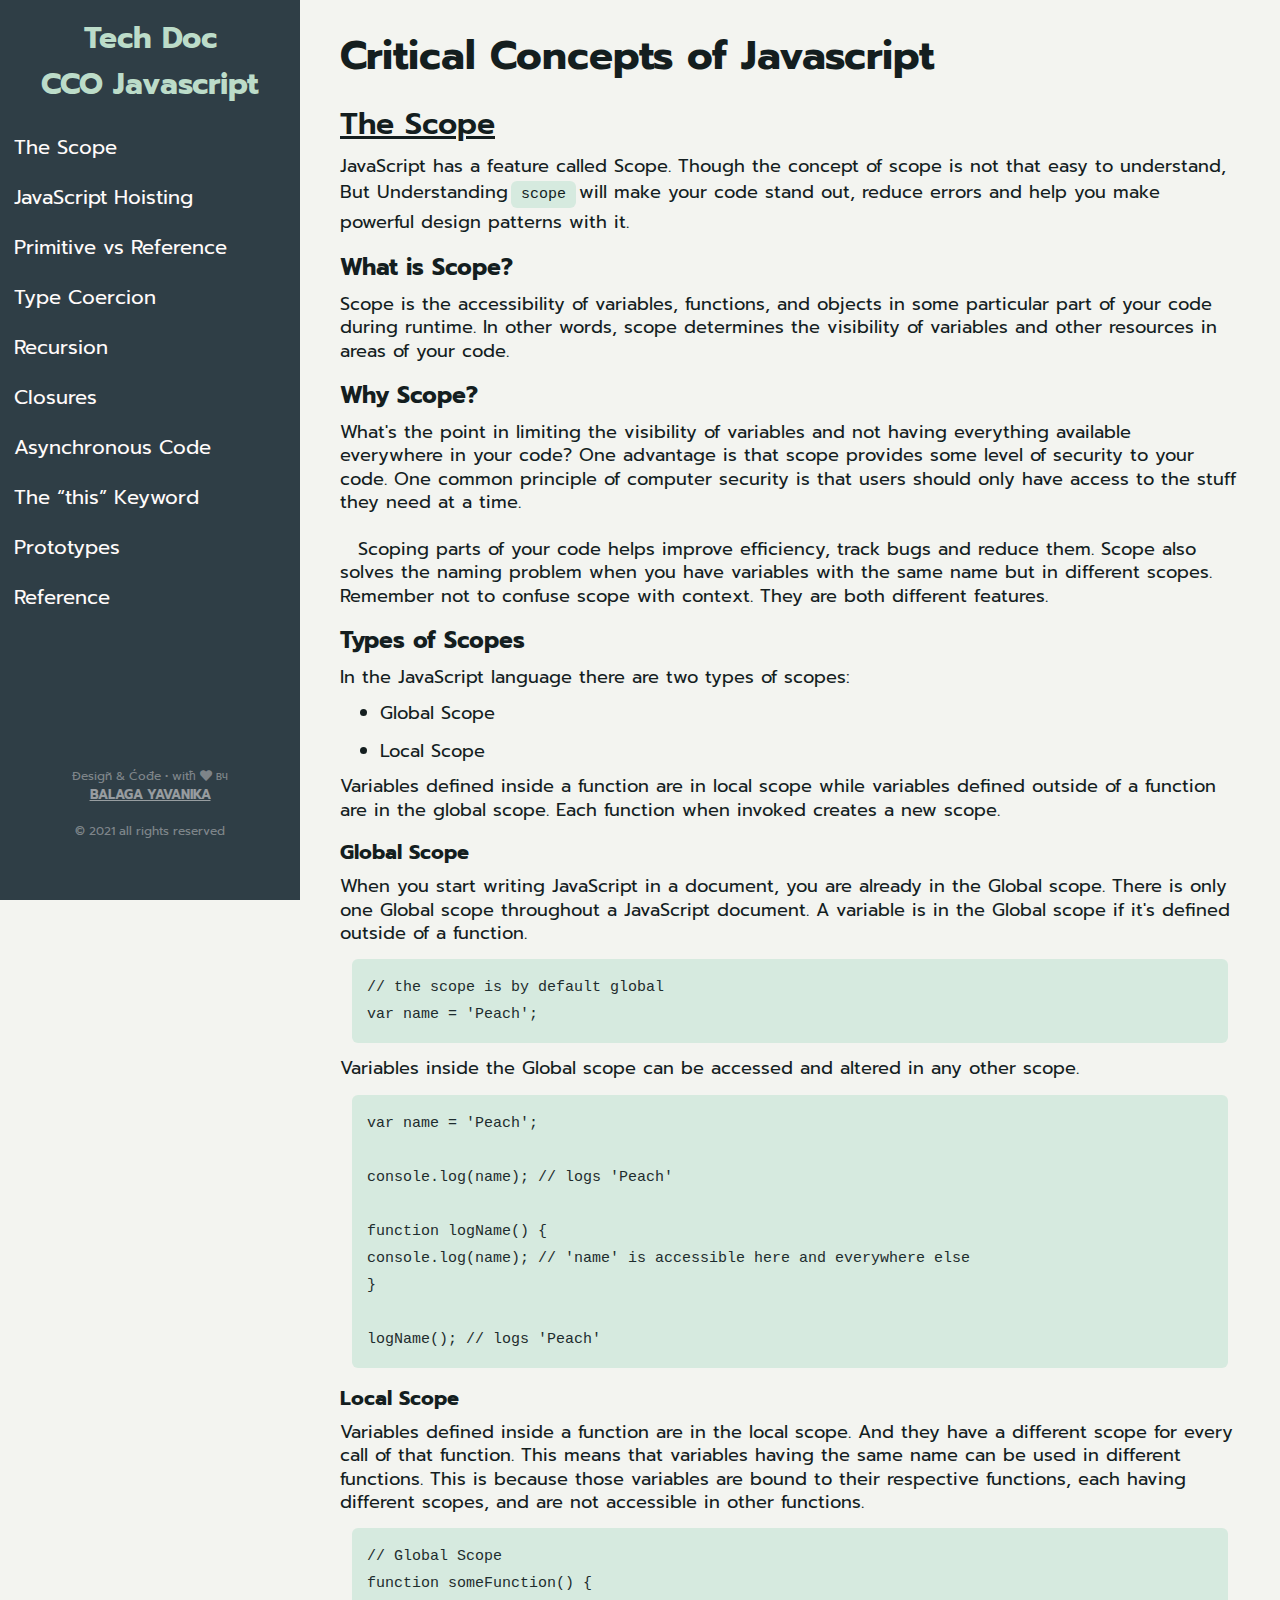
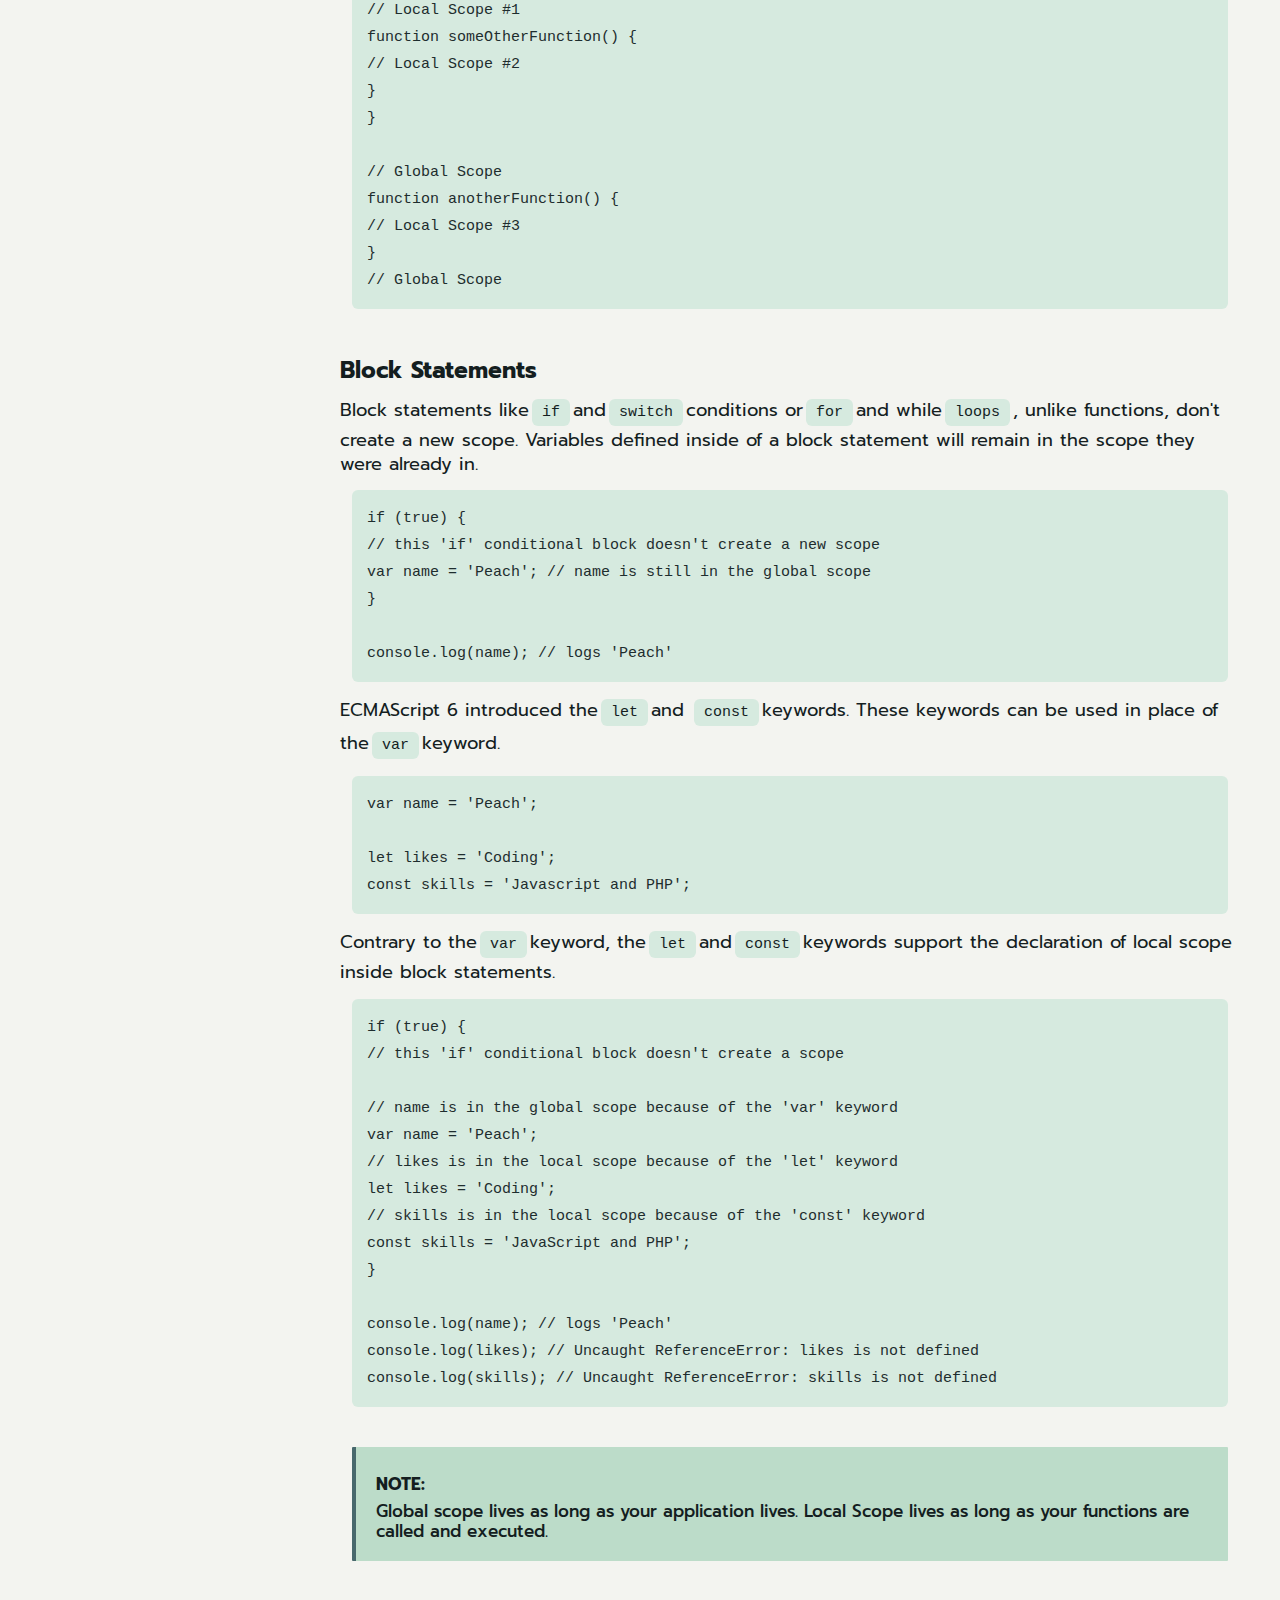
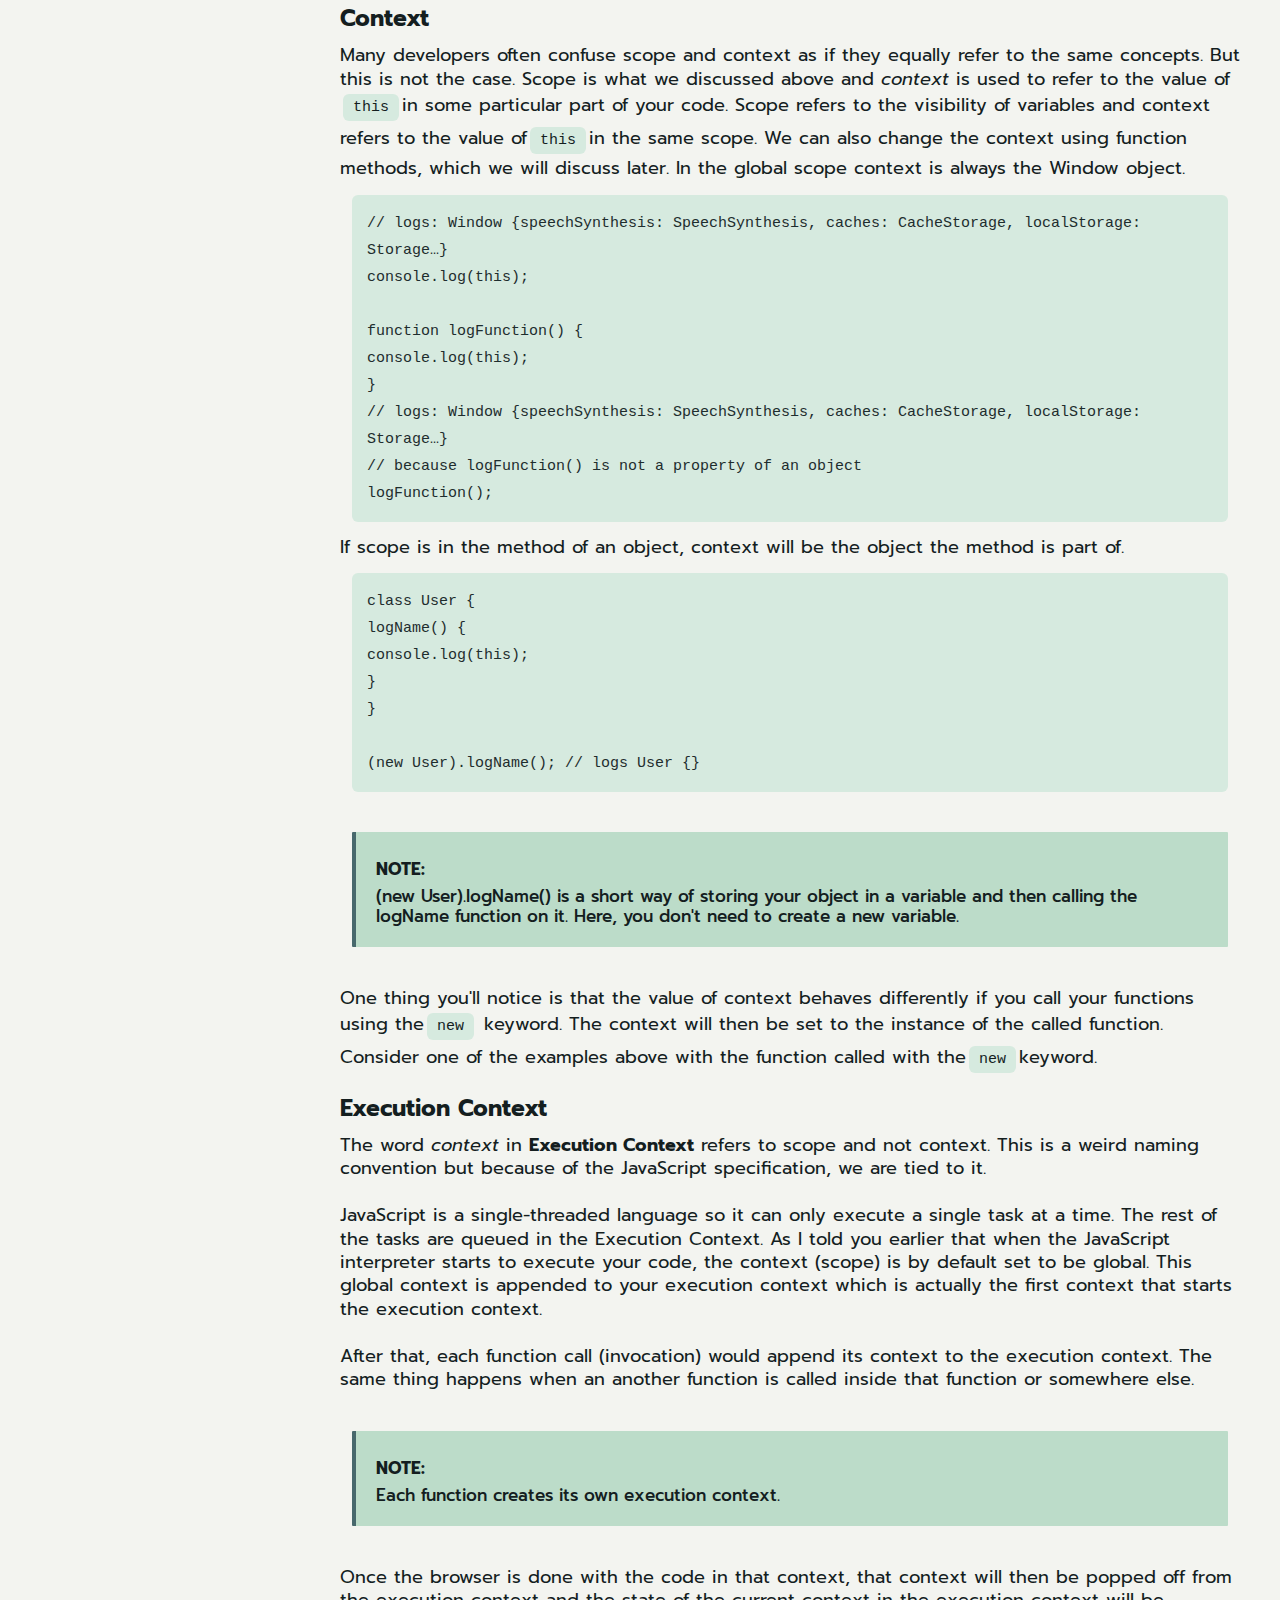
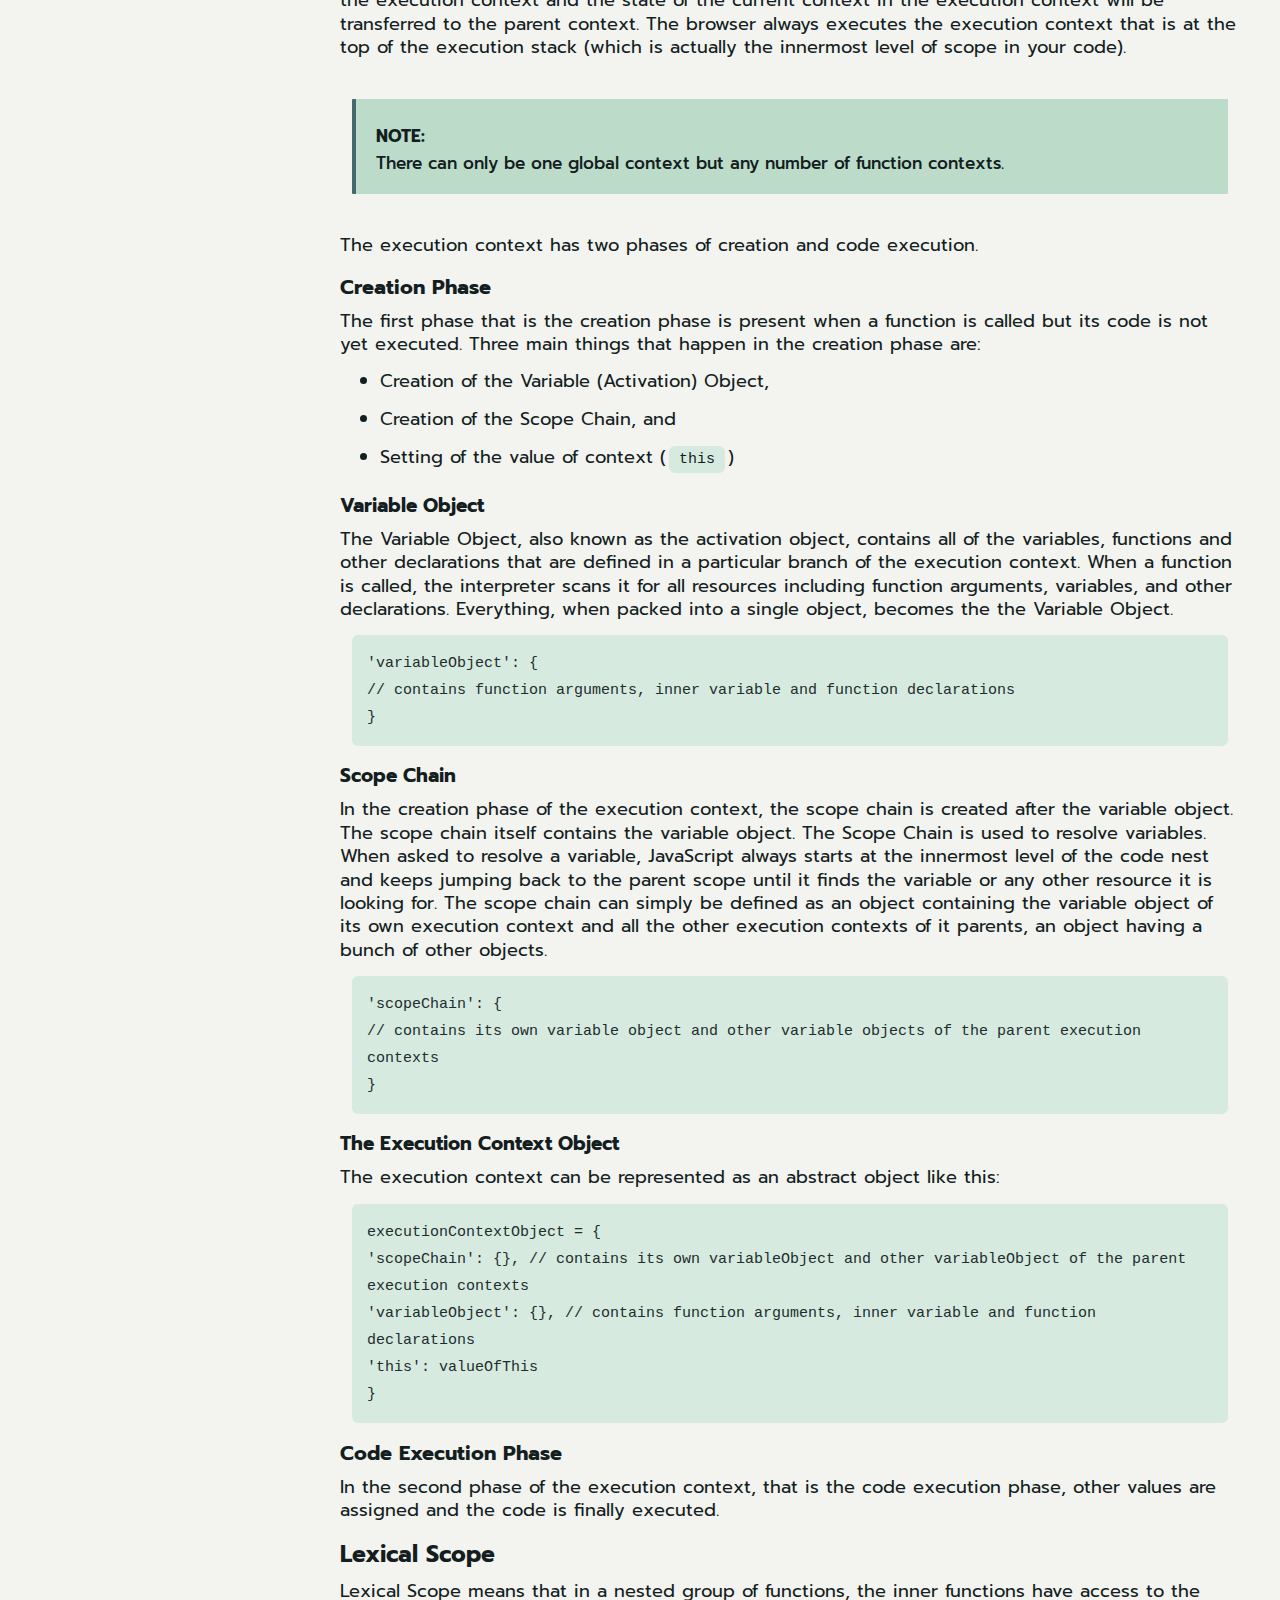
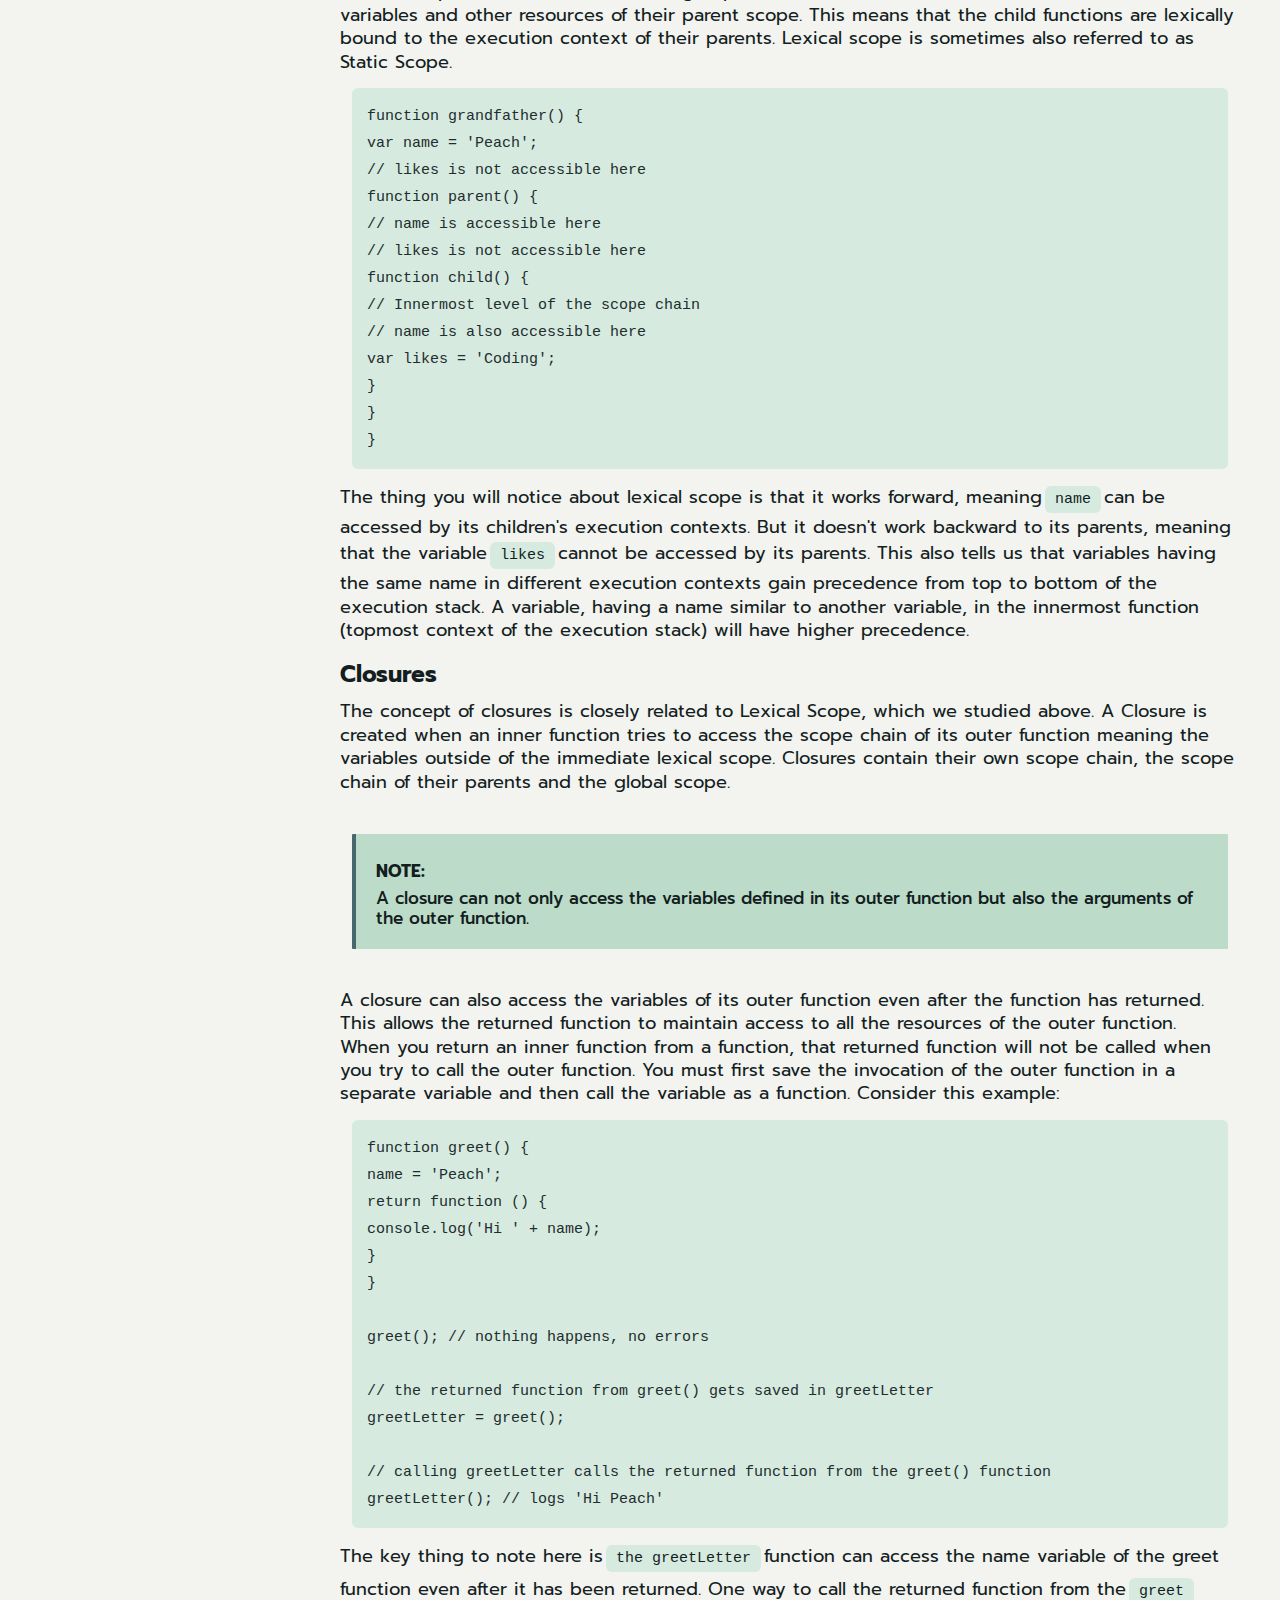
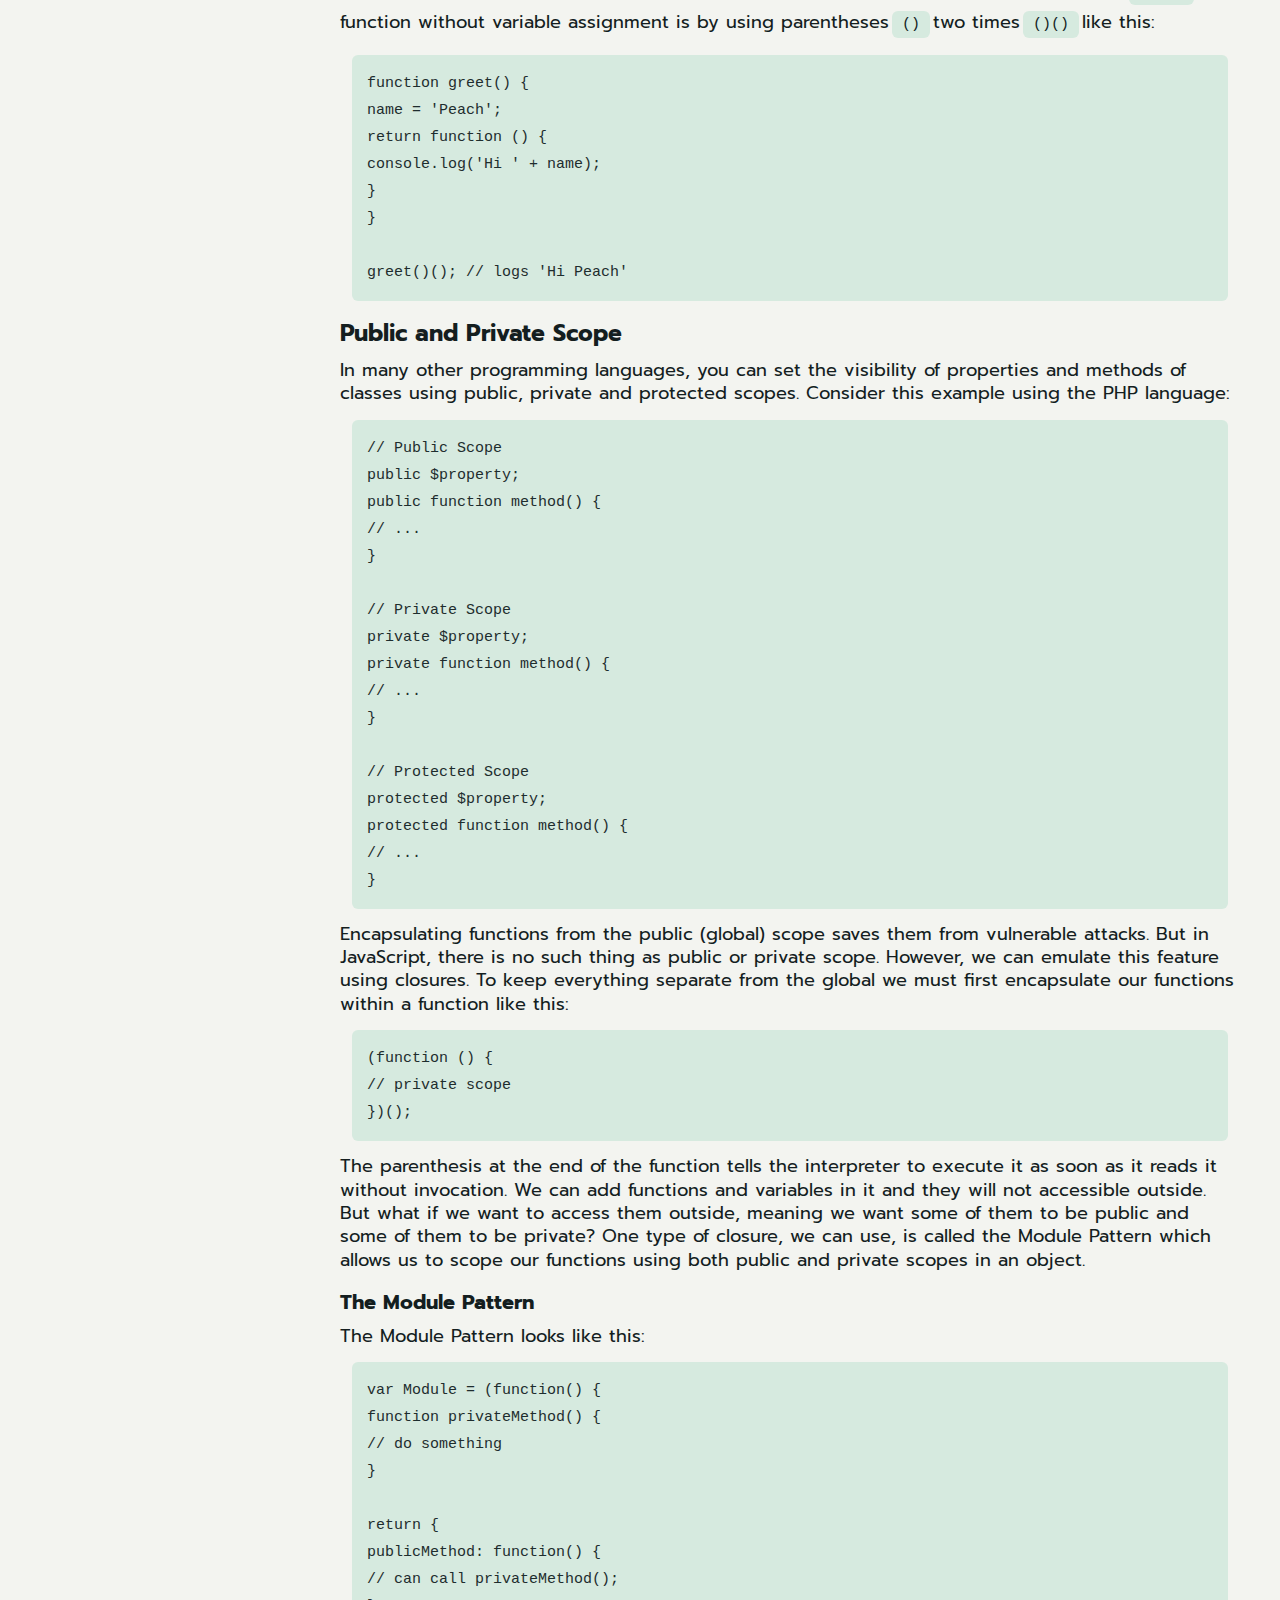
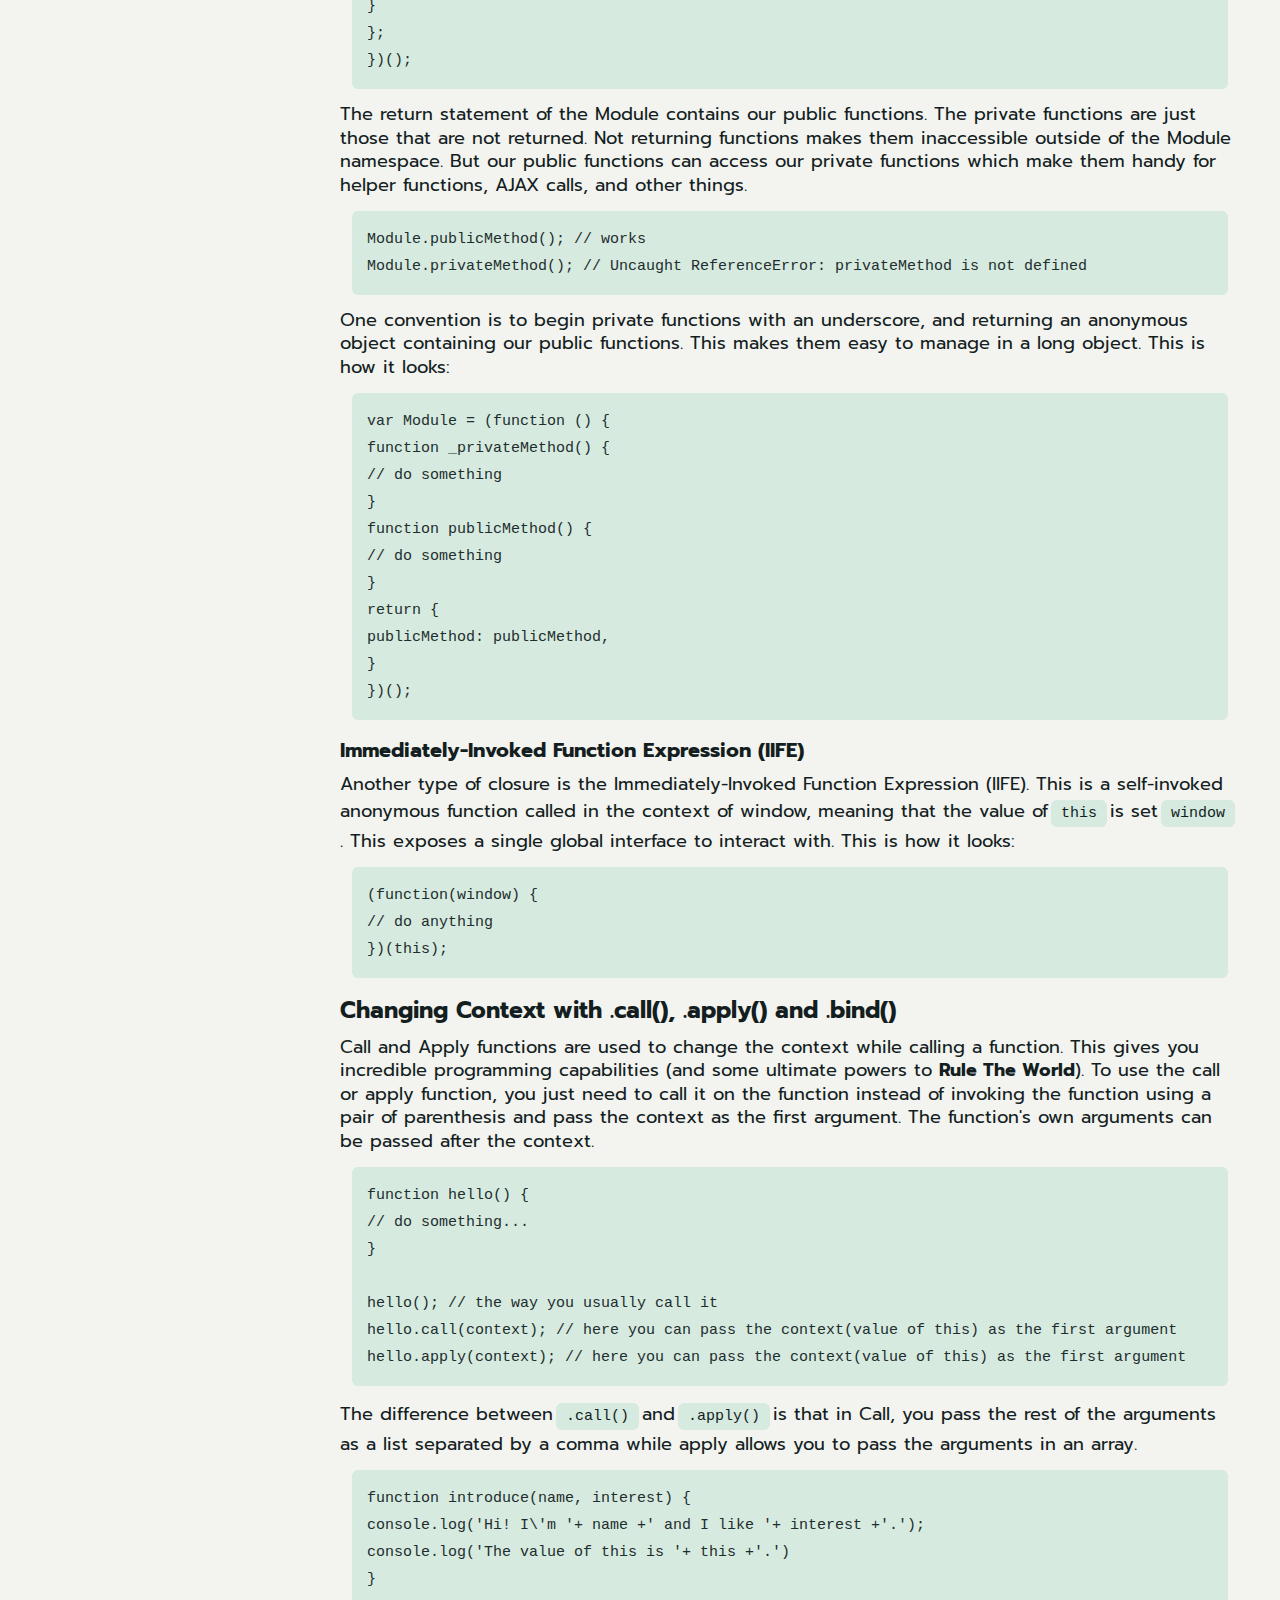
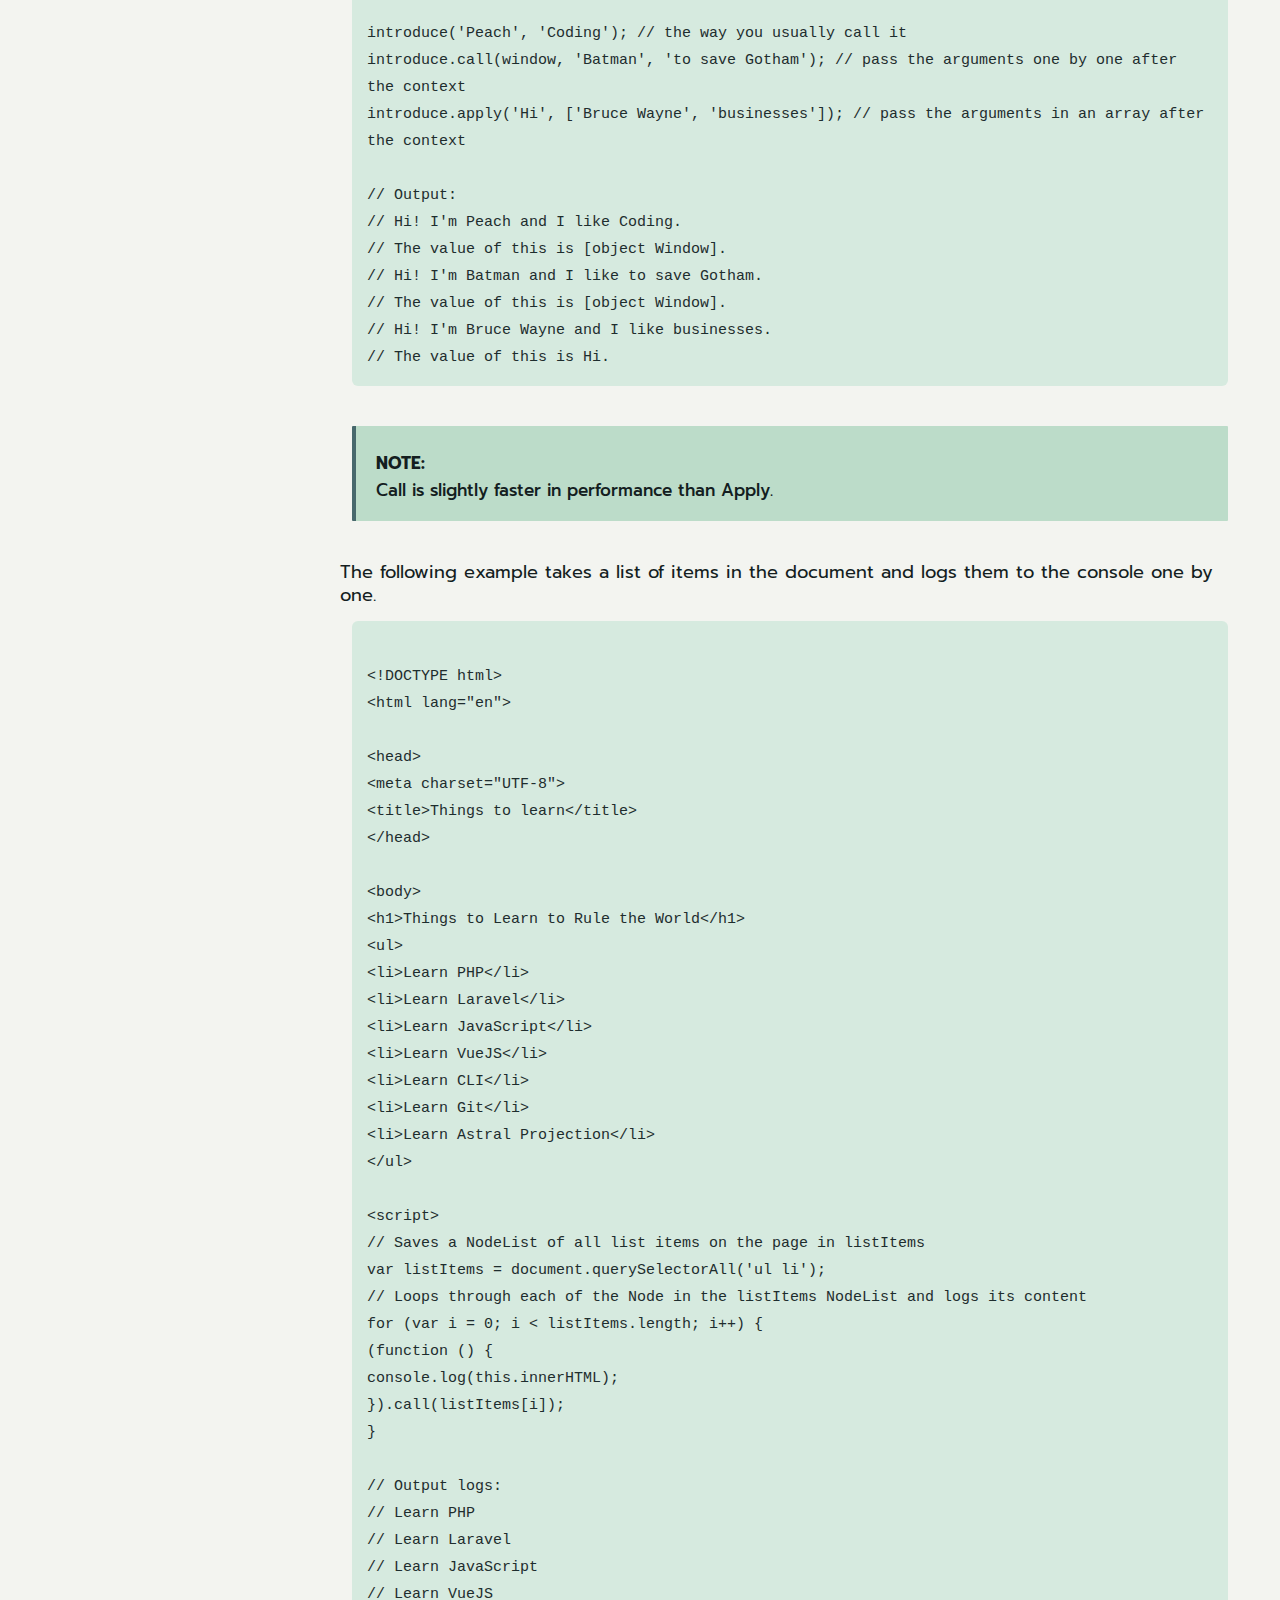
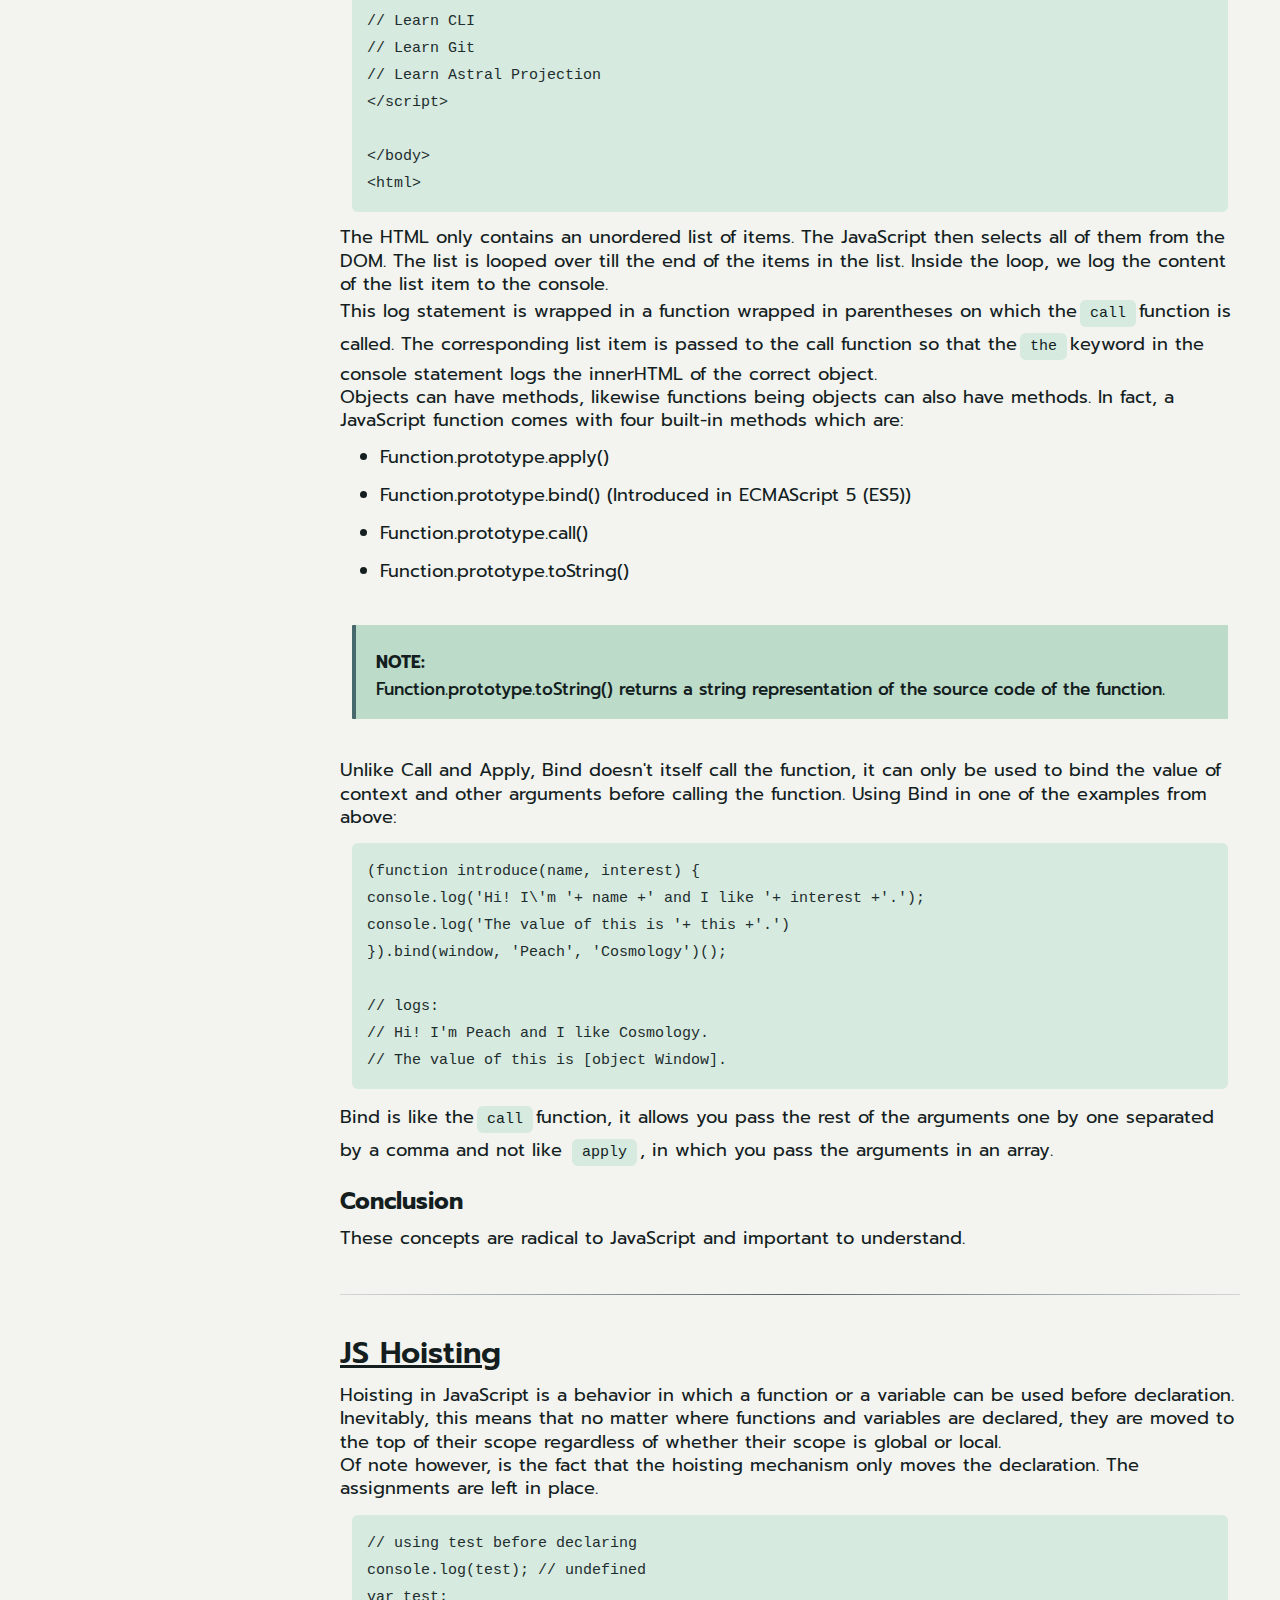
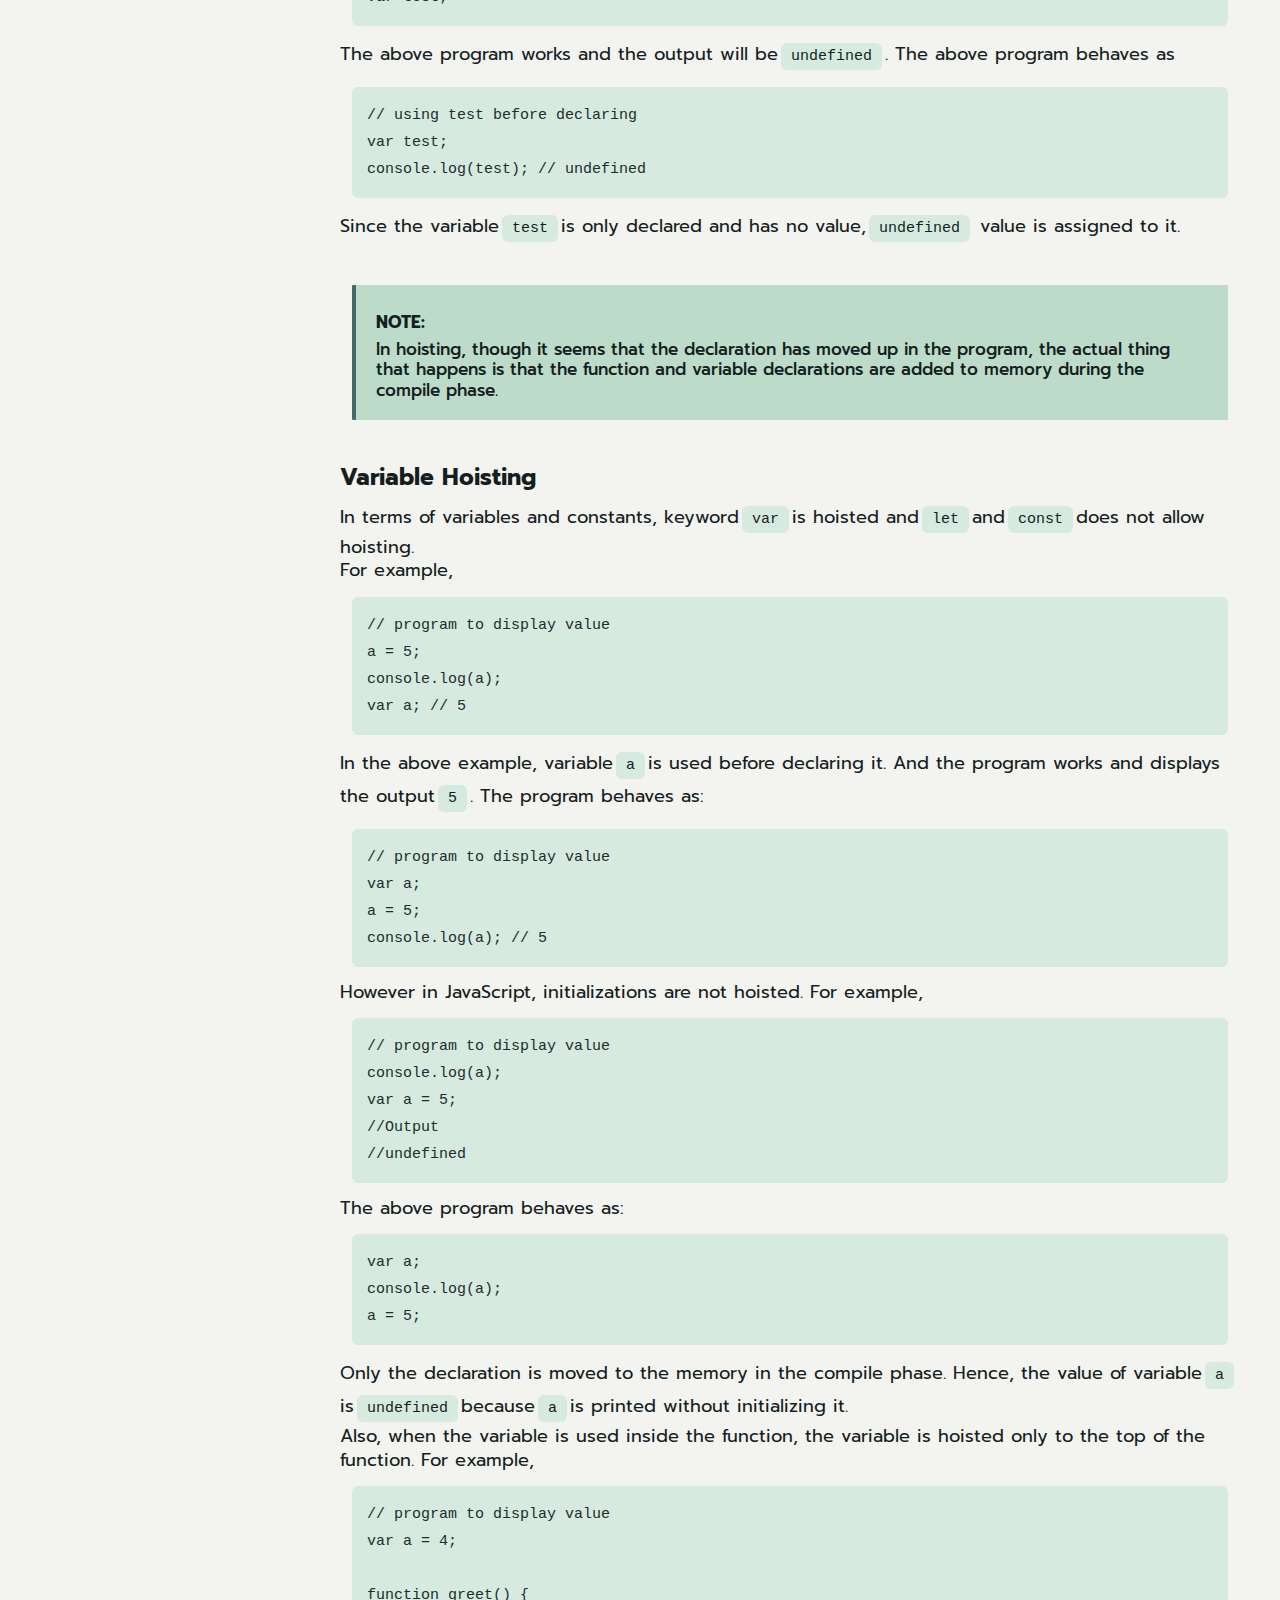
<file: Tech Doc - 04/index.html>
<!DOCTYPE html> <!-- June 17th 2021 - Thursday -->
<html lang="en">

<head>
    <meta charset="UTF-8">
    <meta http-equiv="X-UA-Compatible" content="IE=edge">
    <meta name="viewport" content="width=device-width, initial-scale=1.0">
    <meta name="keywords" content="HTML,css,Javascript">
    <meta name="author" content="Balaga Yavanika">
    <meta name="description"
        content="Yavanika's simple responsive web design project on discussing critical concepts of javascript documentation which is a part of FreeCodeCamp's responsive web design challenge projects">
    <link rel="preconnect" href="https://fonts.gstatic.com">
    <link
        href="https://fonts.googleapis.com/css2?family=Prompt:wght@200;400;600&family=Roboto+Mono:wght@500&display=swap"
        rel="stylesheet">
    <!-- <script src="https://kit.fontawesome.com/222e0fb018.js" crossorigin="anonymous" defer></script> -->
    <link rel="stylesheet" href="/fontawesome/css/all.min.css">
    <link rel="stylesheet" type="text/css" href="/Tech Doc - 04/style.css">
    <title>Tech Doc | CCOP</title>
</head>

<body>
    <div id="side-menu">
        <input type="checkbox" id="menu-sidebar" />
        <label for="menu-sidebar">
            <i class="fad fa-gem" id="icon-button"></i>
        </label>

        <nav id="navbar">
            <header>Tech Doc<br>CCO Javascript</header>
            <ul id="menuitems">
                <li><a href="#The_scope" class="nav-link">The Scope</a></li>
                <li><a href="#JavaScript_Hoisting" class="nav-link">JavaScript Hoisting</a></li>
                <li><a href="#Primitive_vs_Reference" class="nav-link">Primitive vs Reference</a></li>
                <li><a href="#Type_Coercion" class="nav-link">Type Coercion</a></li>
                <li><a href="#Recursion" class="nav-link">Recursion</a></li>
                <li><a href="#Closures" class="nav-link">Closures</a></li>
                <li><a href="#Asynchronous_Code" class="nav-link">Asynchronous Code</a></li>
                <li><a href="#this_keyword" class="nav-link">The “this” Keyword</a></li>
                <li><a href="#Prototypes" class="nav-link">Prototypes</a></li>
                <li><a href="#Reference" class="nav-link">Reference</a></li>
            </ul>
            <span>Đesigñ & Ćođe • witћ <i class="fas fa-heart"></i> вч<br><a class="link"
                    href="https://codepen.io/Yavi_25" target="_blank" title="View my CodePen Profile"
                    rel="noopener">BALAGA YAVANIKA</a><br><br>&copy; 2021 all rights
                reserved</span>

        </nav>
    </div>

    <main id="main-doc" class="container">
        <h1>Critical Concepts of Javascript</h1>

        <!--   Section 1   -->
        <section class="main-section" id="The_scope">
            <header><u>The Scope</u></header>
            <article>
                <p>JavaScript has a feature called Scope. Though the concept of scope is not that easy to understand,
                    But Understanding<code class="codee">scope</code>will make your code stand out, reduce errors and
                    help
                    you make powerful design patterns with it.</p>
                <h2>What is Scope?</h2>
                <p>Scope is the accessibility of variables, functions, and objects in some particular part of your code
                    during runtime. In other words, scope determines the visibility of variables and other resources in
                    areas of your code.</p>
                <h2>Why Scope?</h2>
                <p>What's the point in limiting the visibility of variables and not having everything available
                    everywhere in your code? One advantage is that scope provides some level of security to your code.
                    One common principle of computer security is that users should only have access to the stuff they
                    need at a time.<br><br>&emsp;Scoping parts of your code helps improve efficiency, track bugs and
                    reduce them. Scope also solves the naming problem when you have variables with the same name but in
                    different scopes. Remember not to confuse scope with context. They are both different features.</p>
                <h2>Types of Scopes</h2>
                <p>In the JavaScript language there are two types of scopes:</p>
                <ul>
                    <li>Global Scope</li>
                    <li>Local Scope</li>
                </ul>
                <p>Variables defined inside a function are in local scope while variables defined outside of a function
                    are in the global scope. Each function when invoked creates a new scope.</p>
                <h3>Global Scope</h3>
                <p>When you start writing JavaScript in a document, you are already in the Global scope. There is only
                    one Global scope throughout a JavaScript document. A variable is in the Global scope if it's defined
                    outside of a function.</p>
                <code>// the scope is by default global
          var name = 'Peach';</code>
                <p>Variables inside the Global scope can be accessed and altered in any other scope.</p>
                <code>var name = 'Peach';

          console.log(name); // logs 'Peach'

          function logName() {
              console.log(name); // 'name' is accessible here and everywhere else
          }

          logName(); // logs 'Peach'</code>
                <h3>Local Scope</h3>
                <p>Variables defined inside a function are in the local scope. And they have a different scope for every
                    call of that function. This means that variables having the same name can be used in different
                    functions. This is because those variables are bound to their respective functions, each having
                    different scopes, and are not accessible in other functions.</p>
                <code>// Global Scope
          function someFunction() {
          // Local Scope #1
          function someOtherFunction() {
          // Local Scope #2
          }
          }

          // Global Scope
          function anotherFunction() {
          // Local Scope #3
          }
          // Global Scope</code>
                <br>
                <h2>Block Statements</h2>
                <p>Block statements like<code class="codee">if</code>and<code class="codee">switch</code>conditions
                    or<code class="codee">for</code>and while<code class="codee">loops</code>, unlike functions, don't
                    create a
                    new scope. Variables defined inside of a block statement will remain in the scope they were already
                    in.</p>
                <code>if (true) {
                // this 'if' conditional block doesn't create a new scope
                var name = 'Peach'; // name is still in the global scope
                }
                
                console.log(name); // logs 'Peach'</code>
                <p>ECMAScript 6 introduced the<code class="codee">let</code>and <code
                        class="codee">const</code>keywords. These keywords can be used in place of the<code
                        class="codee">var</code>keyword.</p>
                <code>var name = 'Peach';
                
                let likes = 'Coding';
                const skills = 'Javascript and PHP';</code>
                <p>Contrary to the<code class="codee">var</code>keyword, the<code class="codee">let</code>and<code
                        class="codee">const</code>keywords support the declaration of local scope inside block
                    statements.</p>
                <code>if (true) {
                // this 'if' conditional block doesn't create a scope
                
                // name is in the global scope because of the 'var' keyword
                var name = 'Peach';
                // likes is in the local scope because of the 'let' keyword
                let likes = 'Coding';
                // skills is in the local scope because of the 'const' keyword
                const skills = 'JavaScript and PHP';
                }
                
                console.log(name); // logs 'Peach'
                console.log(likes); // Uncaught ReferenceError: likes is not defined
                console.log(skills); // Uncaught ReferenceError: skills is not defined</code>
                <p class="note"><span>NOTE:</span><br>Global scope lives as long as your application lives. Local Scope
                    lives
                    as long as
                    your
                    functions are called and
                    executed.</p>
                <h2>Context</h2>
                <p>Many developers often confuse scope and context as if they equally refer to the same concepts. But
                    this is not the case.
                    Scope is what we discussed above and <em>context</em> is used to refer to the value of<code
                        class="codee">this</code>in some particular part of your code.
                    Scope refers to the visibility of variables and context refers to the value of<code
                        class="codee">this</code>in the same scope. We can also
                    change the context using function methods, which we will discuss later. In the global scope context
                    is always the Window
                    object.</p>
                <code>// logs: Window {speechSynthesis: SpeechSynthesis, caches: CacheStorage, localStorage: Storage…}
                    console.log(this);
                    
                    function logFunction() {
                    console.log(this);
                    }
                    // logs: Window {speechSynthesis: SpeechSynthesis, caches: CacheStorage, localStorage: Storage…}
                    // because logFunction() is not a property of an object
                    logFunction();</code>
                <p>If scope is in the method of an object, context will be the object the method is part of.</p>
                <code>class User {
                logName() {
                console.log(this);
                }
                }
                
                (new User).logName(); // logs User {}</code>
                <p class="note"><span>NOTE:</span><br>(new User).logName() is a short way of storing your object in a
                    variable and then calling the logName function on it.
                    Here, you don't need to create a new variable.</p>
                <p>One thing you'll notice is that the value of context behaves differently if you call your functions
                    using the<code class="codee">new</code>
                    keyword. The context will then be set to the instance of the called function. Consider one of the
                    examples above with
                    the function called with the<code class="codee">new</code>keyword.</p>
                <h2>Execution Context</h2>
                <p>The word <em>context</em> in <strong>Execution Context</strong> refers to scope and not context. This
                    is a
                    weird naming convention but because of
                    the JavaScript specification, we are tied to it.<br><br>

                    JavaScript is a single-threaded language so it can only execute a single task at a time. The rest of
                    the tasks are
                    queued in the Execution Context. As I told you earlier that when the JavaScript interpreter starts
                    to execute your code,
                    the context (scope) is by default set to be global. This global context is appended to your
                    execution context which is
                    actually the first context that starts the execution context.<br><br>

                    After that, each function call (invocation) would append its context to the execution context. The
                    same thing happens
                    when an another function is called inside that function or somewhere else.</p>
                <p class="note"><span>NOTE:</span><br>Each function creates its own execution context.</p>
                <p>Once the browser is done with the code in that context, that context will then be popped off from the
                    execution context
                    and the state of the current context in the execution context will be transferred to the parent
                    context. The browser
                    always executes the execution context that is at the top of the execution stack (which is actually
                    the innermost level
                    of scope in your code).</p>
                <p class="note"><span>NOTE:</span><br>There can only be one global context but any number of function
                    contexts.</p>
                <p>The execution context has two phases of creation and code execution.</p>
                <h3>Creation Phase</h3>
                <p>The first phase that is the creation phase is present when a function is called but its code is not
                    yet executed. Three
                    main things that happen in the creation phase are:</p>
                <ul>
                    <li>Creation of the Variable (Activation) Object,</li>
                    <li>Creation of the Scope Chain, and</li>
                    <li>Setting of the value of context (<code class="codee">this</code>)</li>
                </ul>
                <h4>Variable Object</h4>
                <p>The Variable Object, also known as the activation object, contains all of the variables, functions
                    and other
                    declarations that are defined in a particular branch of the execution context. When a function is
                    called, the
                    interpreter scans it for all resources including function arguments, variables, and other
                    declarations. Everything, when
                    packed into a single object, becomes the the Variable Object.</p>
                <code>'variableObject': {
                // contains function arguments, inner variable and function declarations
                }</code>
                <h4>Scope Chain</h4>
                <p>In the creation phase of the execution context, the scope chain is created after the variable object.
                    The scope chain
                    itself contains the variable object. The Scope Chain is used to resolve variables. When asked to
                    resolve a variable,
                    JavaScript always starts at the innermost level of the code nest and keeps jumping back to the
                    parent scope until it
                    finds the variable or any other resource it is looking for. The scope chain can simply be defined as
                    an object
                    containing the variable object of its own execution context and all the other execution contexts of
                    it parents, an
                    object having a bunch of other objects.</p>
                <code>'scopeChain': {
                // contains its own variable object and other variable objects of the parent execution contexts
                }</code>
                <h4>The Execution Context Object</h4>
                <p>The execution context can be represented as an abstract object like this:</p>
                <code>executionContextObject = {
                'scopeChain': {}, // contains its own variableObject and other variableObject of the parent execution contexts
                'variableObject': {}, // contains function arguments, inner variable and function declarations
                'this': valueOfThis
                }</code>
                <h3>Code Execution Phase</h3>
                <p>In the second phase of the execution context, that is the code execution phase, other values are
                    assigned and the code
                    is finally executed.</p>
                <h2>Lexical Scope</h2>
                <p>Lexical Scope means that in a nested group of functions, the inner functions have access to the
                    variables and other
                    resources of their parent scope. This means that the child functions are lexically bound to the
                    execution context of
                    their parents. Lexical scope is sometimes also referred to as Static Scope.</p>
                <code>function grandfather() {
                var name = 'Peach';
                // likes is not accessible here
                function parent() {
                // name is accessible here
                // likes is not accessible here
                function child() {
                // Innermost level of the scope chain
                // name is also accessible here
                var likes = 'Coding';
                }
                }
                }</code>
                <p>The thing you will notice about lexical scope is that it works forward, meaning<code
                        class="codee">name</code>can be accessed by its children's
                    execution contexts. But it doesn't work backward to its parents, meaning that the variable<code
                        class="codee">likes</code>cannot be accessed by
                    its parents. This also tells us that variables having the same name in different execution contexts
                    gain precedence from
                    top to bottom of the execution stack. A variable, having a name similar to another variable, in the
                    innermost function
                    (topmost context of the execution stack) will have higher precedence.</p>
                <h2>Closures</h2>
                <p>The concept of closures is closely related to Lexical Scope, which we studied above. A Closure is
                    created when an inner
                    function tries to access the scope chain of its outer function meaning the variables outside of the
                    immediate lexical
                    scope. Closures contain their own scope chain, the scope chain of their parents and the global
                    scope.</p>
                <p class="note"><span>NOTE:</span><br>A closure can not only access the variables defined in its outer
                    function but also the arguments of the outer function.</p>
                <p>A closure can also access the variables of its outer function even after the function has returned.
                    This allows the
                    returned function to maintain access to all the resources of the outer function.<br>When you return
                    an inner function from a function, that returned function will not be called when you try to call
                    the
                    outer function. You must first save the invocation of the outer function in a separate variable and
                    then call the
                    variable as a function. Consider this example:</p>
                <code>function greet() {
                name = 'Peach';
                return function () {
                console.log('Hi ' + name);
                }
                }
                
                greet(); // nothing happens, no errors
                
                // the returned function from greet() gets saved in greetLetter
                greetLetter = greet();
                
                // calling greetLetter calls the returned function from the greet() function
                greetLetter(); // logs 'Hi Peach'</code>
                <p>The key thing to note here is<code class="codee">the greetLetter</code>function can access the name
                    variable of the greet function even after it
                    has been returned. One way to call the returned function from the<code
                        class="codee">greet</code>function without variable assignment is by using
                    parentheses<code class="codee">()</code>two times<code class="codee">()()</code>like this:</p>
                <code>function greet() {
                name = 'Peach';
                return function () {
                console.log('Hi ' + name);
                }
                }
                
                greet()(); // logs 'Hi Peach'</code>
                <h2>Public and Private Scope</h2>
                <p>In many other programming languages, you can set the visibility of properties and methods of classes
                    using public,
                    private and protected scopes. Consider this example using the PHP language:</p>
                <code>// Public Scope
                public $property;
                public function method() {
                // ...
                }
                
                // Private Scope
                private $property;
                private function method() {
                // ...
                }
                
                // Protected Scope
                protected $property;
                protected function method() {
                // ...
                }</code>
                <p>Encapsulating functions from the public (global) scope saves them from vulnerable attacks. But in
                    JavaScript, there is
                    no such thing as public or private scope. However, we can emulate this feature using closures. To
                    keep everything
                    separate from the global we must first encapsulate our functions within a function like this:</p>
                <code>(function () {
                // private scope
                })();</code>
                <p>The parenthesis at the end of the function tells the interpreter to execute it as soon as it reads it
                    without
                    invocation. We can add functions and variables in it and they will not accessible outside. But what
                    if we want to access
                    them outside, meaning we want some of them to be public and some of them to be private? One type of
                    closure, we can use,
                    is called the Module Pattern which allows us to scope our functions using both public and private
                    scopes in an object.</p>
                <h3>The Module Pattern</h3>
                <p>The Module Pattern looks like this:</p>
                <code>var Module = (function() {
                function privateMethod() {
                // do something
                }
                
                return {
                publicMethod: function() {
                // can call privateMethod();
                }
                };
                })();</code>
                <p>The return statement of the Module contains our public functions. The private functions are just
                    those that are not
                    returned. Not returning functions makes them inaccessible outside of the Module namespace. But our
                    public functions can
                    access our private functions which make them handy for helper functions, AJAX calls, and other
                    things.</p>
                <code>Module.publicMethod(); // works
                Module.privateMethod(); // Uncaught ReferenceError: privateMethod is not defined</code>
                <p>One convention is to begin private functions with an underscore, and returning an anonymous object
                    containing our public
                    functions. This makes them easy to manage in a long object. This is how it looks:</p>
                <code>var Module = (function () {
                function _privateMethod() {
                // do something
                }
                function publicMethod() {
                // do something
                }
                return {
                publicMethod: publicMethod,
                }
                })();</code>
                <h3>Immediately-Invoked Function Expression (IIFE)</h3>
                <p>Another type of closure is the Immediately-Invoked Function Expression (IIFE). This is a self-invoked
                    anonymous function
                    called in the context of window, meaning that the value of<code class="codee">this</code>is set<code
                        class="codee">window</code>. This exposes a single global interface to
                    interact with. This is how it looks:</p>
                <code>(function(window) {
                // do anything
                })(this);</code>
                <h2>Changing Context with .call(), .apply() and .bind()</h2>
                <p>Call and Apply functions are used to change the context while calling a function. This gives you
                    incredible programming
                    capabilities (and some ultimate powers to <strong>Rule The World</strong>). To use the call or apply
                    function, you just need to call it
                    on the function instead of invoking the function using a pair of parenthesis and pass the context as
                    the first argument.
                    The function's own arguments can be passed after the context.</p>
                <code>function hello() {
                // do something...
                }
                
                hello(); // the way you usually call it
                hello.call(context); // here you can pass the context(value of this) as the first argument
                hello.apply(context); // here you can pass the context(value of this) as the first argument</code>
                <p>The difference between<code class="codee">.call()</code>and<code class="codee">.apply()</code>is that
                    in Call, you pass the rest of the arguments as a list separated by a
                    comma while apply allows you to pass the arguments in an array.</p>
                <code>function introduce(name, interest) {
                console.log('Hi! I\'m '+ name +' and I like '+ interest +'.');
                console.log('The value of this is '+ this +'.')
                }
                
                introduce('Peach', 'Coding'); // the way you usually call it
                introduce.call(window, 'Batman', 'to save Gotham'); // pass the arguments one by one after the context
                introduce.apply('Hi', ['Bruce Wayne', 'businesses']); // pass the arguments in an array after the context
                
                // Output:
                // Hi! I'm Peach and I like Coding.
                // The value of this is [object Window].
                // Hi! I'm Batman and I like to save Gotham.
                // The value of this is [object Window].
                // Hi! I'm Bruce Wayne and I like businesses.
                // The value of this is Hi.</code>
                <p class="note"><span>NOTE:</span><br>Call is slightly faster in performance than Apply.</p>
                <p>The following example takes a list of items in the document and logs them to the console one by one.
                </p>
                <code>
                &lt;!DOCTYPE html&gt;
                &lt;html lang="en"&gt;

                &lt;head&gt;
                    &lt;meta charset="UTF-8"&gt;
                    &lt;title&gt;Things to learn&lt;/title&gt;
                &lt;/head&gt;
                
                &lt;body&gt;
                    &lt;h1&gt;Things to Learn to Rule the World&lt;/h1&gt;
                    &lt;ul&gt;
                        &lt;li&gt;Learn PHP&lt;/li&gt;
                        &lt;li&gt;Learn Laravel&lt;/li&gt;
                        &lt;li&gt;Learn JavaScript&lt;/li&gt;
                        &lt;li&gt;Learn VueJS&lt;/li&gt;
                        &lt;li&gt;Learn CLI&lt;/li&gt;
                        &lt;li&gt;Learn Git&lt;/li&gt;
                        &lt;li&gt;Learn Astral Projection&lt;/li&gt;
                    &lt;/ul&gt;

                    &lt;script&gt;
                        // Saves a NodeList of all list items on the page in listItems
                        var listItems = document.querySelectorAll('ul li');
                        // Loops through each of the Node in the listItems NodeList and logs its content
                        for (var i = 0; i &lt; listItems.length; i++) {
                            (function () {
                                console.log(this.innerHTML);
                            }).call(listItems[i]);
                        }

                        // Output logs:
                        // Learn PHP
                        // Learn Laravel
                        // Learn JavaScript
                        // Learn VueJS
                        // Learn CLI
                        // Learn Git
                        // Learn Astral Projection
                    &lt;/script&gt;

                    &lt;/body&gt;
                    &lt;html&gt;
                </code>
                <p>The HTML only contains an unordered list of items. The JavaScript then selects all of them from the
                    DOM. The list is
                    looped over till the end of the items in the list. Inside the loop, we log the content of the list
                    item to the console.<br>

                    This log statement is wrapped in a function wrapped in parentheses on which the<code
                        class="codee">call</code>function is called. The
                    corresponding list item is passed to the call function so that the<code
                        class="codee">the</code>keyword in the console
                    statement logs the
                    innerHTML of the correct object.<br>

                    Objects can have methods, likewise functions being objects can also have methods. In fact, a
                    JavaScript function comes
                    with four built-in methods which are:</p>
                <ul>
                    <li>Function.prototype.apply()</li>
                    <li>Function.prototype.bind() (Introduced in ECMAScript 5 (ES5))</li>
                    <li>Function.prototype.call()</li>
                    <li>Function.prototype.toString()</li>
                </ul>
                <p class="note"><span>NOTE:</span><br>Function.prototype.toString() returns a string representation of
                    the source code of the function.</p>
                <p>Unlike Call and Apply, Bind doesn't itself call the function, it can only be used to bind the value
                    of context and other
                    arguments before calling the function. Using Bind in one of the examples from above:</p>
                <code>(function introduce(name, interest) {
                console.log('Hi! I\'m '+ name +' and I like '+ interest +'.');
                console.log('The value of this is '+ this +'.')
                }).bind(window, 'Peach', 'Cosmology')();
                
                // logs:
                // Hi! I'm Peach and I like Cosmology.
                // The value of this is [object Window].</code>
                <p>Bind is like the<code class="codee">call</code>function, it allows you pass the rest of the arguments
                    one by one separated by a comma and not
                    like <code class="codee">apply</code>, in which you pass the arguments in an array.</p>
                <h2>Conclusion</h2>
                <p>These concepts are radical to JavaScript and important to understand.</p>
            </article>
        </section>
        <hr>

        <!--   Section 2  -->
        <section class="main-section" id="JavaScript_Hoisting">
            <header><u>JS Hoisting</u></header>
            <article>
                <p>Hoisting in JavaScript is a behavior in which a function or a variable can be used before
                    declaration.<br>
                    Inevitably, this means that no matter where functions and variables are declared, they are moved to
                    the top of their
                    scope regardless of whether their scope is global or local.<br>

                    Of note however, is the fact that the hoisting mechanism only moves the declaration. The assignments
                    are left in place.</p>
                <code>// using test before declaring
                console.log(test); // undefined
                var test;</code>
                <p>The above program works and the output will be<code class="codee">undefined</code>. The above program
                    behaves as</p>
                <code>// using test before declaring
                var test;
                console.log(test); // undefined</code>
                <p>Since the variable<code class="codee">test</code>is only declared and has no value,<code
                        class="codee">undefined</code> value is assigned to it.</p>
                <p class="note"><span>NOTE:</span><br>In hoisting, though it seems that the declaration has moved up in
                    the program, the actual thing that happens is that the
                    function and variable declarations are added to memory during the compile phase.</p>
                <h2>Variable Hoisting</h2>
                <p>In terms of variables and constants, keyword<code class="codee">var</code>is hoisted and<code
                        class="codee">let</code>and<code class="codee">const</code>does not allow
                    hoisting.<br>For example,</p>
                <code>// program to display value
                a = 5;
                console.log(a);
                var a; // 5</code>
                <p>In the above example, variable<code class="codee">a</code>is used before declaring it. And the
                    program works and displays the output<code class="codee">5</code>. The
                    program behaves as:</p>
                <code>// program to display value
                var a;
                a = 5;
                console.log(a); // 5</code>
                <p>However in JavaScript, initializations are not hoisted. For example,</p>
                <code>// program to display value
                console.log(a);
                var a = 5; 
                //Output
                //undefined</code>
                <p>The above program behaves as:</p>
                <code>var a;
                console.log(a);
                a = 5;</code>
                <p>Only the declaration is moved to the memory in the compile phase. Hence, the value of variable<code
                        class="codee">a</code>is<code class="codee">undefined</code>because<code
                        class="codee">a</code>is printed without initializing it.</p>
                <p>Also, when the variable is used inside the function, the variable is hoisted only to the top of the
                    function. For example,</p>
                <code>// program to display value
                var a = 4;
                
                function greet() {
                b = 'hello';
                console.log(b); // hello
                var b;
                }
                
                greet(); // hello
                console.log(b);
                //Output
                //hello
                //Uncaught ReferenceError: b is not defined</code>
                <p>In the above example, variable<code class="codee">b</code>is hoisted to the top of the function <code
                        class="codee">greet</code>and becomes a local
                    variable. Hence<code class="codee">b</code>is
                    only accessible inside the function.<code class="codee">b</code>does not become a global variable.
                </p>
                <p class="note"><span>NOTE:</span><br>In hoisting, the variable declaration is only accessible to the
                    immediate scope.</p>
                <p>If a variable is used with the let keyword, that variable is not hoisted. For example,</p>
                <code>// program to display value
                a = 5;
                console.log(a);
                let a; // error
                //Output
                //Uncaught ReferenceError: Cannot access 'a' before initialization</code>
                <p>While using<code class="codee">let</code>, the variable must be declared first.</p>
                <h2>Function Hoisting</h2>
                <p>A function can be called before declaring it. For example,</p>
                <code>// program to print the text
                greet();
                
                function greet() {
                console.log('Hi, there.');
                }
                //Output
                //Hi, there</code>
                <p>In the above program, the function<code class="codee">greet</code>is called before declaring it and
                    the program shows the output.
                    This is due to hoisting.</p>
                <p>However, when a function is used as an <strong>expression</strong>, an error occurs because only
                    declarations are hoisted. For example;</p>
                <code>// program to print the text
                greet();
                
                let greet = function() {
                console.log('Hi, there.');
                }
                //Output
                //Uncaught ReferenceError: greet is not defined</code>
                <p>If<code class="codee">var</code>was used in the above program, the error would be:</p>
                <code>Uncaught TypeError: greet is not a function</code>
                <p class="note"><span>NOTE:</span><br>Generally, hoisting is not performed in other programming
                    languages like Python, C, C++, Java.<br><br>
                    Hoisting can cause undesirable outcomes in your program. And it is best to declare variables and
                    functions first before
                    using them and avoid hoisting.<br><br>
                    In the case of variables, it is better to use let than var.</p>
                <h3>Order of precedence</h3>
                <p>When declaring JavaScript functions and variables:</p>
                <ol>
                    <li>Variable assignment takes precedence over function declaration</li>
                    <li>Function declarations take precedence over variable declarations</li>
                </ol>
                <p class="note"><span>NOTE:</span><br>Function declarations are hoisted over variable declarations but
                    not over variable assignments.</p>
                <h4>Variable assignment over function declaration</h4>
                <code>var double = 22;
                
                function double(num) {
                return (num*2);
                }
                
                console.log(typeof double); // Output: number</code>
                <h4>Function declarations over variable declarations</h4>
                <code>var double;
                
                function double(num) {
                return (num*2);
                }
                
                console.log(typeof double); // Output: function</code>
                <p>Even if we reversed the position of the declarations, the JavaScript interpreter would still
                    consider<code class="codee">double</code>a function.</p>
                <h2>Hoisting classes</h2>
                <p>JavaScript classes too can be loosely classified either as:</p>
                <ol>
                    <li>Class declarations</li>
                    <li>Class expressions</li>
                </ol>
                <h3>Class declarations</h3>
                <p>Much like their function counterparts, JavaScript class declarations are hoisted. However, they
                    remain uninitialized until evaluation.<br>
                    This effectively means that you have to declare a class before you can use it.</p>
                <code>var Frodo = new Hobbit();
                Frodo.height = 100;
                Frodo.weight = 300;
                console.log(Frodo); // Output: ReferenceError: Hobbit is not defined
                
                class Hobbit {
                constructor(height, weight) {
                this.height = height;
                this.weight = weight;
                }
                }</code>
                <p>I’m sure you’ve noticed that instead of getting an<code class="codee">undefined</code>we get a <code
                        class="codee">Reference error</code>. That evidence
                    lends claim to our
                    position that class declarations are hoisted.<br><br>

                    If you’re paying attention to your linter, it supplies us with a handy tip.</p>
                <code>Hobbit was used before it is declared, which is illegal for class variables</code>
                <p>So, as far as class declarations go, to access the class declaration, you have to declare first.</p>
                <code>class Hobbit {
                constructor(height, weight) {
                this.height = height;
                this.weight = weight;
                }
                }
                
                var Frodo = new Hobbit();
                Frodo.height = 100;
                Frodo.weight = 300;
                console.log(Frodo); // Output: { height: 100, weight: 300 }</code>
                <h3>Class expressions</h3>
                <p>Much like their function counterparts, class expressions are not hoisted.<br><br>
                    Here’s an example with the un-named or anonymous variant of the class expression.</p>
                <code>var Square = new Polygon();
                Square.height = 10;
                Square.width = 10;
                console.log(Square); // Output: TypeError: Polygon is not a constructor
                
                var Polygon = class {
                constructor(height, width) {
                this.height = height;
                this.width = width;
                }
                };</code>
                <p>Here’s an example with a named class expression.</p>
                <code>var Square = new Polygon();
                Square.height = 10;
                Square.width = 10;
                console.log(Square); // Output: TypeError: Polygon is not a constructor
                
                
                var Polygon = class Polygon {
                constructor(height, width) {
                this.height = height;
                this.width = width;
                }
                };</code>
                <p>The correct way to do it is like this:</p>
                <code>var Polygon = class Polygon {
                constructor(height, width) {
                this.height = height;
                this.width = width;
                }
                };
                
                var Square = new Polygon();
                Square.height = 10;
                Square.width = 10;
                console.log(Square);</code>
                <h2>Conclusion</h2>
                <p>JavaScript hoisting occurs during the creation phase of the execution context that moves the variable
                    and function
                    declarations to the top of the script.<br><br>
                    The JavaScript engine hoists the variables declared using the<code class="codee">let</code>keyword,
                    but it doesn’t initialize
                    them as the
                    variables declared with the<code class="codee">var</code>keyword.<br><br>
                    Function expressions and arrow functions aren’t hoisted.</p>
            </article>
        </section>
        <hr>

        <!-- Section 3 -->
        <section class="main-section" id="Primitive_vs_Reference">
            <header><u>Primitive vs Reference Values</u></header>
            <article>
                <p>When you assign a variable a value, JavaScript engine (V8 perhaps, depends on your browser) must
                    determine whether this
                    value is a primitive value or reference value (which is a type of object).</p>
                <h4>Primitive Values</h4>
                <p> - Primitive Value is the data that is stored on the stack</p>
                <p> - Primitive Value is stored directly the location that
                    variable accesses</p>
                <ul>
                    <li>number</li>
                    <li>string</li>
                    <li>boolean</li>
                    <li>undefined</li>
                    <li>null</li>
                    <li>symbol</li>
                </ul>
                <h4>Reference Values</h4>
                <p> - Reference Value is an object, stored in the heap.</p>
                <p> - Reference Value variable location is a pointer to a location
                    in memory where the object is stored</p><br><br>
                <p>&emsp;anything that is "typeof" "object"</p>
                <ul>
                    <li>objects</li>
                    <li>arrays</li>
                    <li>functions</li>
                </ul>
                <code>const age = 28 // primitive
                const name = 'Tyler' // primitive
                const loading = false // primitive
                const user = undefined // primitive
                const response = null // primitive
                const counter = Symbol('counter') // primitive
                
                const user = { name: 'Tyler' } // reference
                const friends = ['Jake', 'Mike'] // reference
                const doThing = () =&gt; ({}) // reference</code>
                <h3>Differences</h3>
                <p>The main difference between primitive value and the reference value is primitive types are
                    <strong>passed by
                        value</strong>, meaning
                    they’re <strong>copied</strong> each time their value is used. This means the original value isn’t
                    affected if it is
                    referenced in a
                    function.<br><br>
                    In other words, the variable that stores a primitive value is accessed by value, Object is passed by
                    reference, meaning
                    the object’s value is used through a reference and will be affected by a function if it is used,
                    <strong>only</strong> object is the
                    reference type.
                </p><br><br>
                <p>On the surface primitive values and reference values look the same, but under the hood they behave
                    much differently.<br>The key difference can be seen in how they store their value in memory.</p>
                <br><br>
                <p>If you looked at the in-memory value of a <strong>primitive</strong>, you’d see the actual value
                    itself (<code class="codee">28</code>, <code class="codee">'Tyler'</code>, <code
                        class="codee">false</code>, etc).</p><br><br>
                <p>If you looked at the in-memory value of a <strong>reference</strong> type, you’d see a memory address
                    (or a “reference” to a spot in
                    memory).</p>
                <br><br>
                <h2>Primitive Value</h2>
                <p>When you assign a variable that stores a primitive value to another, the value stored in the variable
                    is created and
                    copied into the new variable. Let’s take a look at some examples.</p>
                <code>
                    //first, we’ll define a variable named x with the initialized value of 10:
                    var a = 10;
                    
                    //Then we define another variable, which named y then assign it a value of x. 
                    //Internally, JavaScript will create a copy of value x to the value of y.
                    var y = x;
                    
                    //Finally, we assign y value to the new value of 13
                    y = 13;
                </code>
                <p>So what do you think about the value x and y after all of these steps?</p>
                <code>var x = 10;
                var y = x;
                y = 13;
                
                console.log(x); // 10
                console.log(y); // 13</code>
                <p>Because JavaScript engine just created a new <strong>copy</strong> of the value x then assign it to
                    the y variable. x and y have <strong>no relationship</strong> to each other. So the initialized
                    value of x remains intact.</p><br><br>
                <p>Let's consider another example:</p>
                <code>var primitiveValue = 10;
                primitiveValue++;
                function takeSomeValue(){
                return primitiveValue * 10;
                }
                console.log(primitiveValue);
                
                //Output
                //11
            
                </code>
                <p>If you know that insides<code class="codee">takeSomeValue</code>function it’s just a copy of<code
                        class="codee">primitiveValue</code>variable then multiply by 10, then
                    you got the point, it will log out the value of 11.
                </p>
                <p>Because inside<code class="codee">console.log</code>we invoked<code
                        class="codee">primitiveValue</code>which was increased
                    by 1 after the postfix increment. We didn’t
                    call<code class="codee">takeSomeValue</code>function, which just takes the copy of<code
                        class="codee">primitiveValue</code>.</p>
                <h2>Reference Value</h2>
                <p><strong>Only object</strong> has data type as a <strong>reference value</strong>. When you assign a
                    reference value from one variable to another, the
                    value stored in the variable is also <em>copied into the location of the new variable.</em><br>The
                    difference is that the values stored in both variables now are the address of the actual object
                    stored in <strong>the heap</strong>.
                    As a result, both variables are pointing to the same object.
                </p>
                <br><br>
                <p>Let's consider another example:</p>
                <code>
                    //First, let’s create a variable named referenceObject that holds an object with name as its property 
                    //and the value of it is Flop Flopian:
                    var referenceObject = {
                    name: "Flop Flopian"
                    }
                </code>
                <p>To demonstrate the difference between reference values and primitive values by doing the same steps
                    as we did with<code class="codee">primitiveValue</code>above. Assign value of<code
                        class="codee">referenceObject</code>in
                    this case is an object to the new variable,<code class="codee">anotherObject</code>:</p>
                <code>var anotherObject = referenceObject;
                    //Then, assign anotherObject property to the new cool name by using dot notation:

                    anotherObject.name = "PuppyDoggy"
                    //Then print out the name of referenceObject property:

                    console.log(referenceObject.name);

                    //Output
                    //"PuppyDoggy"
                </code>
                <p>Because of both<code class="codee">referenceObject</code>and<code
                        class="codee">anotherObject</code>are pointing to the same object, therefore, the change is also
                    reflected if you access the object using the<code class="codee">referenceObject</code>variable. In
                    this case, the name had been changed to
                    “PuppyDoggy”.</p>
                <br><br>
                <p>Let’s take a look at some more examples.</p>
                <code>let surname = 'McGinnis'
                let displayName = surname
                
                surname = 'Anderson'
                
                console.log(surname) // 'Anderson'
                console.log(displayName) // 'McGinnis'</code>
                <p>First we create a variable called<code class="codee">surname</code>and assign the string<code
                        class="codee">McGinnis</code>to
                    it. Then we create a new variable called
                    <code class="codee">displayName</code>and assign it to whatever the in-memory value of<code
                        class="codee">surname</code>is,
                    which happens to be<code class="codee">McGinnis</code>. From there we
                    change the in-memory value of<code class="codee">surname</code>to be Anderson. Now, when we log<code
                        class="codee">surname</code>we get<code class="codee">Anderson</code>and when we log
                    <code class="codee">displayName</code>we get<code class="codee">McGinnis</code>.
                    <br><br>Though this example
                    demonstrates that the in-memory value of a
                    primitive is the value
                    itself, there’s nothing surprising or really interesting going on here.
                </p>
                <p>Let’s look at a similar example but instead of using a <strong>primitive value</strong>, let’s use a
                    <strong>reference value</strong>.
                </p>
                <code>
                    let leo = {
                    type: 'Dog',
                    name: 'Leo'
                    }
                    
                    let snoop = leo
                    
                    snoop.name = 'Snoop'
                    
                    console.log(leo.name) // Snoop
                    console.log(snoop.name) // Snoop
                </code>
                <p>First we create a variable called<code class="codee">leo</code>and assign it to an object which has
                    two properties,<code class="codee">type</code>and<code class="codee">name</code>. Then we create
                    a new variable called<code class="codee">snoop</code>and assign it to whatever the in-memory value
                    of<code class="codee">leo</code>is, which is the reference to the spot
                    in memory where the<code class="codee">leo</code>object is located. At this point, both<code
                        class="codee">leo</code>and<code class="codee">snoop</code>are referencing the same spot in
                    memory.
                    What that means is when we modify<code class="codee">snoop.name</code>, because<code
                        class="codee">snoop</code>and<code class="codee">leo</code>are referencing the same spot in
                    memory, it’s as if
                    we also modified<code class="codee">leo.name</code>. That’s why when we log<code
                        class="codee">leo.name</code>and<code class="codee">snoop.name</code>we get the same value,<code
                        class="codee">snoop</code>.</p>
                <br><br>
                <p>Let’s look at one more example to cement your understanding. What do you think happens when, using
                    the identity operator
                    (<code class="codee"> === </code>), we compare two primitives that have the same value?</p>
                <code>
                    const name = 'Tyler'
                    const friend = 'Tyler'
                    
                    name === friend // true
                </code>
                <p>Here we see that because<code class="codee">name</code>and<code class="codee">friend</code>have the
                    same value,<code class="codee">Tyler</code>, when comparing them, we get<code
                        class="codee">true</code>. This probably
                    seems obvious but it’s important to realize that the reason we get<code class="codee">true</code>is
                    because, with the identity operator,
                    primitives are compared by their <strong>value</strong>. Since both values equal<code
                        class="codee">Tyler</code>, comparing them evaluates to<code class="codee">true</code>.</p>
                <br><br>
                <p>Now, what about reference values?</p>
                <code>const leo = {
                type: 'Dog',
                name: 'Leo'
                }
                
                const leito = {
                type: 'Dog',
                name: 'Leo'
                }
                
                leo === leito // false</code>
                <p>Even though<code class="codee">leo</code>and<code class="codee">leito</code>have the same properties
                    and values, when comparing them with the identity operator, we get <code class="codee">false</code>.
                    The reason for that is because, unlike primitive values, reference values are compared by their
                    reference, or
                    their location in memory. Above, even though<code class="codee">leo</code>and<code
                        class="codee">leito</code>have the same properties and values, they’re occupying
                    different locations in memory.</p>
                <br><br>
                <p>Both these examples demonstrate how primitive types are compared by their value while reference types
                    are compared by
                    their reference.</p>
                <h2>Conclusion</h2>
                <p class="note"><span>NOTE:</span><br>“All primitives are immutable, i.e., they cannot be altered. It is
                    important not to confuse a primitive itself with a
                    variable assigned a primitive value. The variable may be reassigned a new value, but the existing
                    value can not be
                    changed in the ways that objects, arrays, and functions can be altered.” - MDN</p>
                <p>An interesting by-product of primitive values is that they’re always immutable. This make sense if
                    you think of
                    primitives in terms of their in-memory value.<br>We said earlier that <em>“if you looked at the
                        in-memory value of a primitive,
                        you’d see the actual value itself”</em>.<br><br>The reason primitive values are always immutable
                    is
                    because whenever you change a
                    primitive value, what you’re actually doing is replacing the in-memory value. Because you can only
                    replace the value and
                    never modify it, by definition, that makes it immutable.</p>

            </article>
        </section>
        <hr>

        <!-- Section 4 -->
        <section class="main-section" id="Type_Coercion">
            <header><u>Type Coercion</u></header>
            <article>
                <p>In JavaScript, you can convert a value from one type to another. This is called type
                    coercion.<br><br>Type
                    coercion is the process of converting value from one type to another (such as string to number,
                    object to boolean,
                    and so on). Any type, be it primitive or an object, is a valid subject for type coercion.
                    <br><br>
                    JavaScript
                    allows you to convert value of one type into another. This process of type conversion is called
                    “type coercion”, when it
                    is done implicitly. When it is done explicitly, it is called “type casting”. This process applies to
                    primitive types
                    such as number, string, boolean, null, undefined and Symbol. It also applies to objects.
                    <br><br>
                    Type coercion is one of the topics that can be hard to understand.
                </p>
                <h2>Implicit and explicit type coercion</h2>
                <p>As you know, type coercion refers to implicit type conversion while type casting to explicit. When
                    JavaScript developers
                    talk about type coercion, they usually refer to both types, implicit and explicit. The main
                    difference between these two
                    is that one is usually done on purpose while the other automatically, by the language.</p>
                <br><br>
                <p>JavaScript as a programming language is weakly and dynamically typed. This means few things. Weakly
                    means you don’t have
                    to specify what type some value is before you can use it. For example, you don’t have to tell that a
                    function requires
                    string as a parameter or that some variable is, or will be, an integer.</p>
                <h3>Implicit coercion</h3>
                <p>One advantage, or disadvantage, of weakly typed languages is that it allows for implicit type
                    coercion to happen. This
                    usually happens in two situations. The first one is when you use some operator along with two or
                    more different values.
                    Here, JavaScript will take those values and convert them as needed to make that operation happen.
                </p>
                <br><br>
                <p>For example, let’s say you try to add a string to a number. In this case, JavaScript will take the
                    number, convert it to
                    a string. After that, it will concatenate that converted number, now string, with the string you
                    wanted to add.</p>
                <code>// Implicit conversion of a number to string
                13 + '14' // '1314'
                123 + '' // '123
                7 + ' roses' // '7 roses'</code>
                <p>Another example can be when you try to compare a number with another number that is defined as a
                    string. In this case,
                    JavaScript will first convert that number defined as a string to a number. After that, it will
                    convert the real number
                    with the converted. The same happens if you try to multiply those numbers.</p>
                <code>// Implicit conversion of a string to number
                4 &lt; '5' // true 6 &gt; '15' // false
                    95 * '15' // 1425</code>
                <p>The second situation when implicit type coercion happens is when you use<code
                        class="codee">if...else</code>statement or ternary operator. It
                    doesn’t matter what you use as the condition. The result will always be a boolean, either<code
                        class="codee">true</code>or<code class="codee">false</code>. This is also
                    why it is important to remember what are falsy and truthy values in JavaScript.</p>
                <code>// Implicit conversion and truthy and falsy values
                
                // Some truthy values
                if (5) true // true
                if ('test') true // true
                if ({}) true // true
                if ([]) true // true
                
                
                // Some falsy values
                '' ? true : false // false
                if (!'') true // true
                0 ? true : false // false
                if (!0) true // true
                null ? true : false // false
                if (!null) true // true
                NaN ? true : false // false
                if (!NaN) // true</code>
                <h2>Explicit coercion</h2>
                <p>That was about implicit coercion. Now, let’s talk about explicit, or type casting. This will be
                    quick. Explicit coercion
                    happens when JavaScript developers decide to convert value from another using specific function. For
                    example, you can
                    use<code class="codee">Number()</code>function to convert some type to a number, or<code
                        class="codee">String()</code>to a string.</p>
                <code>// Using explicit coercion to convert types to a number
                Number('55') // 55
                Number('dwarf') // Nan
                Number(false) // 0
                Number(true) // 1
                Number([]) // 1
                Number({}) // NaN
                Number(null) // 0
                Number(undefined) // NaN
                
                // Use explicit coercion to convert types to a string
                String(99) // '99'
                String(true) // 'true'
                String(false) // 'false'
                String([]) // ''
                String(['one', 'two']) // 'one,two'
                String({}) // '[object Object]'
                String(Infinity) // 'Infinity'
                String(null) // 'null'
                String(undefined) // 'undefined'</code>
                <h2>Three types of type Coercion</h2>
                <p>In JavaScript, there are only three types of type conversion. These conversion types are to number,
                    to string and to
                    boolean. Let’s take a look at each.</p>
                <h3>Coercion to number</h3>
                <p>Explicit conversion, or type casting, to a type of number is simple and can be done quickly. The
                    easiest way to do this
                    is by using the<code class="codee">Number()</code>function.<br><br>Implicit, or type coercion, is
                    more
                    tricky.<br><br>There are multiple ways in which it can
                    be triggered. The first one are comparison operators, the<code class="codee">&lt;</code>,<code
                        class="codee">&gt;</code>,<code class="codee">&lt;=</code>and<code class="codee">&gt;=</code>.
                </p>
                <br><br>
                <p>When you use any of these operators JavaScript will automatically coerce the values you used with one
                    of these operators
                    to number. Implicit coercion to number will also happen when you use bitwise operators, the <code
                        class="codee">|</code>,<code class="codee">&</code>,<code class="codee">^</code>
                    and<code class="codee">~</code>. It will also
                    happen if you use arithmetic operators, the <code class="codee"> -, +, / </code>and<code
                        class="codee">%</code>.</p>
                <br><br>
                <p>One exception here is the binary<code class="codee">+</code>operator. This operator will not trigger
                    coercion to number if any
                    of the values is
                    type of a string. What will happen instead is coercion to a string. Lastly, implicit coercion will
                    happen if you use the
                    loose equality operator<code class="codee"> == </code>. This also includes the loose not equal<code
                        class="codee"> != </code>.</p>
                <br><br>
                <p>Another exception here. JavaScript will not do implicit coercion to a number if you use<code
                        class="codee"> == </code>or<code class="codee"> != </code>and both values are
                    strings. This probably makes sense, but it is still worth mentioning, just in case. One last thing
                    about coercion to
                    number. When you want to convert a string to a number, JavaScript will first remove any leading and
                    trailing white
                    space.</p>
                <br><br>
                <p>JavaScript will also remove any new line<code class="codee">(\n)</code>and tab<code
                        class="codee">(\t)</code>characters in the string. If the remaining string doesn’t
                    contain a valid number it will be coerced to NaN. Otherwise, it will be coerced into a number. If
                    the remaining string
                    will be empty it will be coerced to 0. This will also happen with<code class="codee">null</code>.
                </p>
                <code>// Implicit coercion to number
                7 &gt; '10' // false =&gt; becomes: 7 &gt; 10
                +'88' // becomes 88
                65 != '56' // true, =&gt; becomes: 65 != 56
                15 / null // infinity
                false | 0 // 0
                
                
                // Explicit coercion to number
                Number('678') // 678
                Number('13m') // NaN
                Number(' 51 ') // 51
                Number('-65.9') // -65.9
                Number('\n') // 0
                Number('\n13') // 13
                Number('\t') // 0
                Number('\t695') // 695
                Number([]) // 0
                Number(null) // 0
                Number(undefined) // NaN</code>
                <h3>Coercion to string</h3>
                <p>Explicit coercion to a string is just as easy as coercion to a number. All you have to do is use<code
                        class="codee">String()</code>function.
                    Implicit coercion to a string is just as easy. When you want to trigger implicit coercion you have
                    to use the binary<code class="codee">+</code>operator, along with at least one string.</p>
                <code>// Implicit coercion to string
                56 + ' words' // '56 words'
                'number ' + 17 // 'number 17'
                7 + ' dwarfs and ' + 1 + ' Snow White' // '7 dwarfs and 1 Snow White'
                '' + 15 // '15'
                
                // Explicit coercion to string
                String(true) // 'true'
                String(false) // 'false'
                String(15.5) // '15.5'
                String(-650) // '-650'
                String(Infinity) // 'Infinity'
                String([]) // ''
                String(['Jacket', 15]) // 'Jacket,15'
                String(null) // 'null'
                String(undefined) // 'undefined'
                String({}) // '[object Object]'</code>
                <p>Aside to the<code class="codee">String()</code>here is also<code
                        class="codee">toString()</code>method. This method also allows you to coerce various types to
                    strings.
                    You can use this method with numbers, booleans, arrays, objects, dates and also Symbols. Don’t use
                    it with<code class="codee">null</code>or
                    <code class="codee">undefined</code>. If you want to use it to convert a number, or an object, you
                    have to wrap it with parentheses to avoid syntax
                    errors.
                </p>
                <p class="note"><span>NOTE:</span><br>For numbers you can also specify radix parameter. The method will
                    then convert the number to the base according to the
                    radix parameter and then into a string.</p>
                <code>// Coercing types to string with toString() method
                58.toString() // SyntaxError: Identifier directly after number
                (58).toString() // '58'
                true.toString() // 'true'
                false.toString() // 'false'
                ['JS', 'TS'].toString() // 'JS,TS'
                undefined.toString() // TypeError: Cannot read property 'toString' of undefined
                null.toString() // TypeError: Cannot read property 'toString' of null
                ({name: 'Joe'}).toString() // '[object Object]'
                Symbol('name').toString() // 'Symbol(name)'
                
                
                // Using toString() with radix parameter
                (15).toString(2) // '1111'
                (15).toString(8) // '30'
                (15).toString(16) // 'f'</code>
                <h3>Coercion to boolean</h3>
                <p>When you want to explicitly convert something in boolean you can do that with<code
                        class="codee">Boolean()</code>function. Implicit coercion will
                    happen in two situations. The first situations is a logical context. For example, inside the<code
                        class="codee">if...else</code>statement. The
                    second situation is when you use one of the logical operators, the<code
                        class="codee">||,&&</code>or<code class="codee">!</code>.</p>
                <code>// Implicit coercion to boolean
                
                if (0) {/* Do something */} // logical context
                !!7 // true
                99 || 'JS' // 99
                !!0 // false (0 is falsy value)
                !!'' // false (empty string is falsy value)
                !!null // false (null is falsy value)
                !!undefined // false (null is falsy value)
                
                // Explicit coercion to boolean
                Boolean(15) // true
                Boolean(-15) // true
                Boolean('') // false
                Boolean('Syntax') // true
                Boolean(true) // true
                Boolean(0) // false
                Boolean(-0) // false
                Boolean(Infinity) // true
                Boolean(-Infinity) // true
                Boolean(null) // false
                Boolean(undefined) // false
                Boolean(NaN) // false
                Boolean([]) // true
                Boolean({}) // true
                Boolean(Symbol()) // true
                Boolean(function() {}) // true</code>
                <h2>Strict and loose equality</h2>
                <p>One topic related to type coercion is equality.
                    <br><br>In JavaScript, there are two types of eventuality. The first one is
                    loose equality, either<code class="codee"> == </code>or<code class="codee"> != </code>. The second
                    one is strict equality, either<code class="codee"> === </code>or<code class="codee"> !== </code>.
                    The difference between those is
                    that one allows for type coercion to happen while the other doesn’t.
                </p>
                <br><br>
                <p>The first one, loose equality, is the one that allows for type coercion to happen. When you use loose
                    equality to check
                    if some values are equal, JavaScript will do two things. First, it will check if the two values are
                    the same type. If
                    not, it will coerce one into another. Then, it will check if those values are the same.</p>
                <br><br>
                <p>When you use strict equality, JavaScript will not try to coerce one value into another. Instead, it
                    will do two checks.
                    First, it will check if those values are the same. Second, it will check if their types are the
                    same. Only if both
                    conditions are true, the result will be<code class="codee">true</code>. Otherwise, the result will
                    be<code class="codee">false</code>.</p>
                <code>// Loose equality and coercion
                0 == false // true (0 is falsy value) - coerced to false == false
                0 == true // false - coerced to false == false
                1 == true // true (1 is truthy value) - coerced to true == true
                1 == false // false - coerced to true == false
                '15' == 15 // true - coerced to '15' == '15'
                15 == '15' // true - coerced to '15' == '15'
                null == undefined // true - coerced to false == false
                undefined == null // true - coerced to false == false
                
                
                // Strict equality and coercion
                0 === false // false - number is not a boolean
                0 === true // false - number is not a boolean
                1 === true // false - number is not a boolean
                1 === false // false - number is not a boolean
                '15' === 15 // false - string is not a number
                15 === '15' // false - number is not a string
                null === undefined // false - null is not undefined
                undefined === null // false - undefined is not null</code>
                <p class="note"><span>NOTE:</span><br>Loose equality can lead to results you might not expect. The best
                    way to avoid this, and also to create more reliable
                    equality checks, is to use strict equal. With strict equal, JavaScript will not be able to use type
                    coercion. It will
                    also always compare the types of values, instead of only the values.</p>
                <h2>Conclusion</h2>
                <p>Type coercion in JavaScript is one of the topics that can be tricky. It is also one of the topics
                    every JavaScript
                    developer has to learn and understand.</p>

            </article>
        </section>
        <hr>

        <!-- Section 5 -->
        <section class="main-section" id="Recursion">
            <header><u>Recursion</u></header>
            <article>
                <p><strong>Recursion</strong> is when a function calls itself until someone stops it. If no one stops it
                    then it'll <strong>recurse</strong> (call itself)
                    forever.</p>
                <br><br>
                <p>Recursive functions let you perform a unit of work multiple times. This is exactly what<code
                        class="codee">for/while</code>loops let us
                    accomplish! Sometimes, however, recursive solutions are a more elegant approach to solving a
                    problem.</p>
                <h2>Countdown Function</h2>
                <p>Let's create a function that counts down from a given number. We'll use it like this.</p>
                <code>countDownFrom(5);
                // 5
                // 4
                // 3
                // 2
                // 1</code>
                <p>And here's our algorithm to solve this problem.</p>
                <ul>
                    <li>Take one parameter called<code class="codee">number</code>. This is our starting point.</li>
                    <li>Go from<code class="codee">number</code>down to<code class="codee">0</code>, logging each one
                        along the way.</li>
                </ul>
                <p>We'll start with a<code class="codee">for</code>loop approach and then compare it to a recursive one.
                </p>
                <h3>Imperative approach (loops)</h3>
                <code>function countDownFrom(number) {
                for (let i = number; i &gt; 0; i--) {
                console.log(i);
                }
                }
                
                countDownFrom(5);
                // 5
                // 4
                // 3
                // 2
                // 1</code>
                <p>This one contains both algorithmic steps.</p>
                <ol>
                    <li>Take one parameter called<code class="codee">number</code>.</li>
                    <li>Log everything from<code class="codee">number</code>to<code class="codee">0</code>.</li>
                </ol>
                <h3>Recursive approach</h3>
                <code>function countDownFrom(number) {
                if (number === 0) {
                return;
                }
                
                console.log(number);
                countDownFrom(number - 1);
                }
                
                countDownFrom(5);
                // 5
                // 4
                // 3
                // 2
                // 1</code>
                <p>This one also passes.</p>
                <ol>
                    <li>Take one parameter called<code class="codee">number</code>.</li>
                    <li>Log everything from<code class="codee">number</code>to<code class="codee">0</code>.</li>
                </ol>
                <p>So conceptually the two approaches are the same. However, they get the job done in different ways.
                </p>
                <h3>Debugging our imperative solution</h3>
                <p>For a more visual example, let's put a<code class="codee">debugger</code>in our loop version and
                    throw it into Chrome Developer Tools.</p>
                <code>function countDownFrom(number) {
                for (let i = number; i &gt; 0; i--) {
                console.log(i);
                debugger;
                }
                }</code>
                <p>See how it uses an extra variable,<code class="codee">i</code>, to track the current number? As you
                    iterate<code class="codee">i</code>decreases,
                    eventually hitting<code class="codee">0</code>and
                    terminating.<br><br>
                    And in the<code class="codee">for</code>loop we specified "stop if<code
                        class="codee">i &gt; 0</code>".</p>
                <h3>Debugging our recursive solution</h3>
                <code>function countDownFrom(number) {
                if (number === 0) {
                return;
                }
                
                console.log(number);
                
                debugger;
                
                countDownFrom(number - 1);
                }</code>
                <p>The recursive version doesn't need extra variables to track its progress. Notice how the pile of
                    functions (call stack)
                    grows as we recurse?</p>
                <br><br>
                <p>That's because each call to<code class="codee">countDownFrom</code>adds to the stack, feeding it<code
                        class="codee">number - 1</code>. By doing this we're we're passing
                    along an updated<code class="codee">number</code>each time. No extra state needed!</p>
                <br><br>
                <p>That's main difference between the two approaches.</p>
                <ol>
                    <li>Iterative uses internal state (extra variables for counting, etc).</li>
                    <li>Recursive does not, it simply passes updated parameters between each call.</li>
                </ol>
                <p>But how does either version know when to stop?</p>
                <h2>Infinite Loops</h2>
                <p>In your travels, you may have been warned about the dreaded infinite loop.</p>
                <code>? THIS RUNS FOREVER, BE WARNED ?
                while (true) { console.log('WHY DID YOU RUN THIS?!' }
                
                ? THIS RUNS FOREVER, BE WARNED ?
                for (i = 0;;) { console.log('WHY DID YOU RUN THIS?!') }</code>
                <p>Since they'd theoretically run forever, an infinite loop will halt your program and possibly crash
                    your browser. You can
                    prevent them by always coding a <em>stopping condition</em>.</p>
                <code> This does not run forever
                x = 0;
                while (x &lt; 3) { 
                    console.log(x); x++; 
                } 
                
                This does not run forever 
                for (x=0; x &lt; 3; x++) {
                    console.log(x); 
                }</code>
                <p>In both cases we log<code class="codee">x</code>, increment it, and stop when it becomes<code
                        class="codee">3</code>. Our<code class="codee">countDownFrom</code>function had similar logic.
                </p>
                <code>// Stop at 0
                for (let i = number; i &gt; 0; i--)</code>
                <p>Again, loops need extra state to determine when they should stop. That's what<code
                        class="codee">x</code>and<code class="codee">i</code>are for.</p>
                <h2>Infinite Recursion</h2>
                <p>Recursion also presents the same danger. It's not hard to write a self-referencing function that'll
                    crash your browser.</p>
                <code>?THIS RUNS FOREVER, BE WARNED?
                function run() {
                console.log('running');
                run();
                }
                
                run();
                // running
                // running
                // ...</code>
                <p>Without a stopping condition,<code class="codee">run</code>will forever call itself. You can fix that
                    with an<code class="codee">if</code>statement.</p>
                <code>This does not run forever
                
                function run(x) {
                if (x === 3) return;
                
                console.log('running');
                run(x + 1);
                }
                
                run(0);
                // running
                // running
                // running
                
                // x is 3 now, we're done.</code>
                <h3>Base Case</h3>
                <p>This is known as the base case–our recursive<code class="codee">countDownFrom</code>had one.</p>
                <code>if (number === 0) {
                return;
                }</code>
                <p>It's the same idea as our loop's stopping logic. Whichever approach you pick, always remember that at
                    some point it
                    needs to be stopped.</p>
                <h2>Conclusion</h2>
                <p> - Recursion is when a function calls itself until someone stops it.<br><br> - It can be used instead
                    of a
                    loop.<br><br> - If no one stops it, it'll recurse forever and crash your program.<br><br> - A base
                    case is
                    a condition that stops the recursion. Don't forget to add them!<br><br> - Loops use extra state
                    variables for tracking and counting, while recursion only uses the provided parameters.</p>

            </article>
        </section>
        <hr>

        <!-- Section 6 -->
        <section class="main-section" id="Closures">
            <header><u>Closures</u></header>
            <article>
                <p>Closures are a notoriously difficult to grasp. But they are vital to advancing as a JavaScript
                    developer.</p>
                <br><br>
                <p>Whenever you create a function within another function, you have created a closure. The inner
                    function is the closure.
                    This closure is usually returned so you can use the outer function’s variables at a later time.</p>
                <code>function outerFunction () {
                const outer = `I see the outer variable!`
                
                function innerFunction() {
                console.log(outer)
                }
                
                return innerFunction
                }
                
                outerFunction()() // I see the outer variable!</code>
                <p>Since the inner function is returned, you can also shorten the code a little by writing a return
                    statement while
                    declaring the function.</p>
                <code>function outerFunction () {
                const outer = `I see the outer variable!`
                
                return function innerFunction() {
                console.log(outer)
                }
                }
                
                outerFunction()() // I see the outer variable!</code>
                <p>Since closures have access to the variables in the outer function, they are usually used for two
                    things:</p>
                <ol>
                    <li>To control side effects</li>
                    <li>To create private variables</li>
                </ol>
                <h3>Controlling side effects with closures</h3>
                <p>Side effects happen when you do something in aside from returning a value from a function. Many
                    things can be side
                    effects, like an Ajax request, a timeout or even a<code class="codee">console.log</code>statement:
                </p>
                <code>function (x) {
                console.log('A console.log is a side effect!')
                }</code>
                <p>When you use closures to control side effects, you’re usually concerned with ones that can mess up
                    your code flow like
                    Ajax or timeouts.<br><br>Let’s go through this with an example to make things clearer.<br><br>Let’s
                    say you want to make a cake for your friend’s birthday. This cake would take a second to make, so
                    you wrote a
                    function that logs<code class="codee">Made a cake</code>after one second.</p>
                <code>function makeCake() {
                setTimeout(_ =&gt; console.log(`Made a cake`), 1000)
                }</code>
                <p>As you can see, this cake making function has a side effect: a timeout.</p>
                <br><br>
                <p>Let’s further say you want your friend to choose a flavor for the cake. To do so, you can write add a
                    flavor to your
                    <code class="codee">makeCake</code>function.
                </p>
                <code>function makeCake(flavor) {
                setTimeout(_ =&gt; console.log(`Made a ${flavor} cake!`), 1000)
                }</code>
                <p>When you run the function, notice the cake gets made immediately after one second.</p>
                <code>makeCake('banana')
                // Made a banana cake!</code>
                <p>The problem here is that you don’t want to make the cake immediately after knowing the flavor. You
                    want to make it later
                    when the time is right.</p>
                <br><br>
                <p>To solve this problem, you can write a<code class="codee">prepareCake</code>function that stores your
                    flavor. Then, return the<code class="codee">makeCake</code>closure
                    within<code class="codee">prepareCake</code>.</p>
                <br><br>
                <p>From this point on, you can call the returned function whenever you want to, and the cake will be
                    made within a second.</p>
                <code>function prepareCake (flavor) {
                return function () {
                setTimeout(_ =&gt; console.log(`Made a ${flavor} cake!`), 1000)
                }
                }
                
                const makeCakeLater = prepareCake('banana')
                
                // And later in your code...
                makeCakeLater()
                // Made a banana cake!</code>
                <p>That’s how closures are used to reduce side effects – you create a function that activates the inner
                    closure at your
                    whim.</p>
                <h3>Private variables with closures</h3>
                <p>As you know by now, variables created in a function cannot be accessed outside the function. Since
                    they can’t be
                    accessed, they are also called private variables.</p>
                <p>However, sometimes you need to access such a private variable. You can do so with the help of
                    closures.</p>
                <code>function secret (secretCode) {
                return {
                saySecretCode () {
                console.log(secretCode)
                }
                }
                }
                
                const theSecret = secret('CSS Tricks is amazing')
                theSecret.saySecretCode()
                // 'CSS Tricks is amazing'</code>
                <p><code class="codee">saySecretCode</code>in this example above is the only function (a closure) that
                    exposes the<code class="codee">secretCode</code>outside the original
                    secret function. As such, it is also called a <strong>privileged function</strong>.</p>
                <h2>Debugging scopes with DevTools</h2>
                <p>Chrome and Firefox’s DevTools make it simple for you to debug variables you can access in the current
                    scope. There are
                    two ways to use this functionality.</p>
                <br><br>
                <p>The first way is to add the<code class="codee">debugger</code>keyword in your code. This causes
                    JavaScript execution in browsers to pause so you
                    can debug.</p>
                <br><br>
                <p>Here’s an example with the<code class="codee">prepareCake</code>:</p>
                <code>function prepareCake (flavor) {
                // Adding debugger
                debugger
                return function () {
                setTimeout(_ =&gt; console.log(`Made a ${flavor} cake!`), 1000)
                }
                }
                
                const makeCakeLater = prepareCake('banana')</code>
                <p>If you open your DevTools and navigate to the Sources tab in Chrome (or Debugger tab in Firefox), you
                    would see the
                    variables available to you.</p>
                <br><br>
                <p>You can also shift the<code class="codee">debugger</code>keyword into the closure. Notice how the
                    scope variables changes this time:</p>
                <code>function prepareCake (flavor) {
                return function () {
                // Adding debugger
                debugger
                setTimeout(_ =&gt; console.log(`Made a ${flavor} cake!`), 1000)
                }
                }
                
                const makeCakeLater = prepareCake('banana')</code>
                <p>The second way to use this debugging functionality is to add a breakpoint to your code directly in
                    the sources (or
                    debugger) tab by clicking on the line number.</p>
                <h3>Application of Closures in JavaScript</h3>
                <p>Most of us use Closures while coding but we don’t get why we are using it. JavaScript doesn’t have
                    the access modifiers
                    like <strong>private, public, protected</strong> like other Object Oriented Programming Languages.
                    So, we have to use functions to
                    protect the namespace from the outside code usage in ES5.</p>
                <br><br>
                <p>Especially in functions, <strong>Immediately-invoked Function Expression (IIFE)</strong> is the one
                    which is executed immediately after
                    the declaration. You don’t need to invoke the function after the function is declared.</p>
                <br><br>
                <p>IIFE enables to write <strong>Module Pattern</strong> (one of the Design Pattern) in JavaScript.</p>
                <p>Syntax definition of IIFE is:</p>
                <code>(function(){
                //variables & scope that inside the function
                })();</code>
                <p>Let’s have an example:</p>
                <code>var studentEnrollment = (function () {
                //private variables which no one can change
                //except the function declared below.
                var count = 0;
                var prefix = "S";
                // returning a named function expression
                function innerFunc() {
                count = count + 1;
                return prefix + count;
                };
                return innerFunc;
                })();
                var x = studentEnrollment(); // S1
                console.log(x);
                var y = studentEnrollment(); // S2
                console.log(y);</code>
                <p>count & prefix are the 2 private variables which can’t be changed by anyone & can only be accessible
                    to the inner
                    function (here its innerFunc). This access is possible only by the feature called Closure.</p>
                <ul>
                    <li>At the first time, when the studentEnrollment function is called, the count variable inside the
                        function is incremented
                        1 by innerFunc function.</li>
                    <li>At the second time, the count is incremented the previous value of count which is 1 to 2</li>
                    <li>These are possible by the Closure feature.</li>
                </ul>
                <h2>Benefits of Closures</h2>
                <p>Closures can level up your developer game. Here's a few practical uses.</p>
                <h3>Data Privacy</h3>
                <p>Data privacy is essential for safely sharing code.
                    <br><br>
                    Without it, anyone using your function/library/framework can maliciously manipulate its inner
                    variables.
                </p>
                <h4>A bank with no privacy</h4>
                <p>Consider this code that manages a bank account. The<code class="codee">accountBalance</code>is
                    exposed globally!</p>
                <code>let accountBalance = 0;
                const manageBankAccount = function() {
                return {
                deposit: function(amount) {
                accountBalance += amount;
                },
                withdraw: function(amount) {
                // ... safety logic
                accountBalance -= amount;
                }
                };
                }</code>
                <p>What's stopping me from inflating my balance or ruining someone else's?</p>
                <code>// later in the script...
                
                accountBalance = 'Whatever I want, muhahaha &gt;:)';</code>
                <p>Languages like Java and C++ allow classes to have private fields. These fields cannot be accessed
                    outside the class, enabling perfect privacy.</p>
                <br><br>
                <p>JavaScript doesn't support private variables (yet), but we can use closures!</p>
                <h4>A bank with proper privacy</h4>
                <p>This time<code class="codee">accountBalance</code>sits <em>inside</em> our manager.</p>
                <code>const manageBankAccount = function(initialBalance) {
                let accountBalance = initialBalance;
                
                return {
                getBalance: function() { return accountBalance; },
                deposit: function(amount) { accountBalance += amount; },
                withdraw: function(amount) {
                if (amount &gt; accountBalance) {
                return 'You cannot draw that much!';
                }
                
                accountBalance -= amount;
                }
                };
                }</code>
                <p>And perhaps use it like so...</p>
                <code>const accountManager = manageBankAccount(0);
                
                accountManager.deposit(1000);
                accountManager.withdraw(500);
                accountManager.getBalance(); // 500</code>
                <p>Notice I can't directly access<code class="codee">accountBalance</code>anymore. I can only view it
                    through<code class="codee">getBalance</code>, and change it via<code
                        class="codee">deposit</code>and<code class="codee">withdraw</code>.</p>
                <br><br>
                <p>How's this possible? Closures!</p>
                <br><br>
                <p>Even though<code class="codee">manageBankAccount</code>created the<code
                        class="codee">accountBalance</code>variable, the three functions it returns all have access
                    to<code class="codee">accountBalance</code>via closure.</p>
                <h3>Currying</h3>
                <p>It's when a function takes its arguments one at a time.
                    <br><br>
                    So instead of this...
                </p>
                <code>const add = function(x, y) {
                return x + y;
                }
                
                add(2, 4); // 6</code>
                <p>You can curry<code class="codee">add</code>by leveraging closures...</p>
                <code>const add = function(x) {
                return function(y) {
                return x + y;
                }
                }</code>
                <p>And you know that the returned function has access to<code class="codee">x</code>and<code
                        class="codee">y</code>, so you could do something like this...</p>
                <code>const add10 = add(10);
                
                add10(10); // 20
                add10(20); // 30
                add10(30); // 40</code>
                <p>Currying's great if you'd like to "preload" a function's arguments for easier reuse. Again, only
                    possible through
                    JavaScript closures!</p>
                <h3>React Developers Use Closures</h3>
                <p>If you've kept up with React news, you heard that they released hooks last year. The most confusing
                    hook,<code class="codee">useEffect</code>,
                    relies on closures.</p>
                <p>Here's the important part...</p>
                <code>function App() {
                const username = 'sarah';
                
                React.useEffect(function() {
                fetch(`https://api.github.com/users/${username}`)
                .then(res =&gt; res.json())
                .then(user =&gt; console.log(user));
                });
                
                // blah blah blah
                }</code>
                <p>Change<code class="codee">username</code>in the code, notice that it will fetch that username and log
                    the output to the console.
                    <br><br>
                    This is closures once again.<code class="codee">username</code>is defined inside the outer function,
                    but <code class="codee">useEffect</code>'s inner function actually uses
                    it.
                </p>
                <h2>Conclusion</h2>
                <p>The Closure is a collection of variables in an outer function which gives access to the inner
                    function scope to protect
                    the global namespace.
                    <br><br>
                    Closures enable developers to write clean code like OOP Languages which doesn’t confuse the global &
                    local variable
                    names in ES5 version.
                </p>


            </article>
        </section>
        <hr>

        <!-- Section 7 -->
        <section class="main-section" id="Asynchronous_Code">
            <header><u>Asynchronous Code</u></header>
            <article>
                <p>Well it turns out that understanding asynchronous functions requires a great deal of knowledge about
                    how JavaScript
                    works fundamentally.</p>
                <h2>What is asynchronous code?</h2>
                <p>By design, JavaScript is a synchronous programming language. This means that when code is executed,
                    JavaScript starts at the top of
                    the file and runs through code line by line, until it is done.</p>
                <br><br>
                <p>The result of this design decision is that only one thing can happen at any one time.</p>
                <br><br>
                <p>You can think of this as if you were juggling six small balls. While you are juggling, your hands are
                    occupied and can't
                    handle anything else.</p>
                <br><br>
                <p>It's the same with JavaScript: once the code is running, it has its hands full with that code. We
                    call this this kind of
                    synchronous code blocking. Because it's effectively blocking other code from running.</p>
                <br><br>
                <p>Let's circle back to the juggling example. What would happen if you wanted to add another ball?
                    Instead of six balls,
                    you wanted to juggle seven balls. That's might be a problem.</p>
                <br><br>
                <p>You don't want to stop juggling, because it's just so much fun. But you can't go and get another ball
                    either, because
                    that would mean you'd have to stop.</p>
                <br><br>
                <p>The solution? Delegate the work to a friend or family member. They aren't juggling, so they can go
                    and get the ball for
                    you, then toss it into your juggling at a time when your hand is free and you are ready to add
                    another ball mid-juggle.</p>
                <br><br>
                <p>This is what asynchronous code is. JavaScript is delegating the work to something else, then going
                    about it's own
                    business. Then when it's ready, it will receive the results back from the work.</p>
                <h2>Who is doing the other work?</h2>
                <p>Alright, so we know that JavaScript is synchronous and lazy. It doesn't want to do all of the work
                    itself, so it farms
                    it out to something else.</p>
                <br><br>
                <p>But who is this mysterious entity that works for JavaScript? And how does it get hired to work for
                    JavaScript?</p>
                <br><br>
                <p>Well, let's take a look at an example of asynchronous code.</p>
                <code>const logName = () =&gt; {
                console.log("Han")
                }
                
                setTimeout(logName, 0)
                
                console.log("Hi there")

                //Output
                // in console
                Hi there
                Han
                </code>
                <p>It turns out that the way we farm out work in JavaScript is to use environment-specific functions and
                    APIs. And this is
                    a source of great confusion in JavaScript.</p>
                <br>
                <p><strong>JavaScript always runs in an environment.</strong> Often, that environment is the browser.
                    But
                    it can also be on the server with NodeJS. But what on earth is the
                    difference?</p>
                <br>
                <p>The difference – and this is important – is that the browser and the server (NodeJS),
                    functionality-wise, are not
                    equivalent. They are often similar, but they are not the same.</p>
                <br>
                <p>Let's illustrate this with an example. Let's say JavaScript is the protagonist of an epic fantasy
                    book. Just an ordinary
                    farm kid.</p>
                <br>
                <p>Now let's say that this farm kid found two suits of special armor that gave them powers beyond their
                    own.</p>
                <br>
                <p>When they used the browser suit of armor, they gained access to a certain set of capabilities.When
                    they used the server suit of armor they gained access to another set of capabilities.</p>
                <br>
                <p>These suits have some overlap, because the creators of these suits had the same needs in certain
                    places, but not in
                    others.</p>
                <br>
                <p>This is what an environment is. A place where code is run, where there exist tools that are built on
                    top of the existing
                    JavaScript language. They are not a part of the language, but the line is often blurred because we
                    use these tools every
                    day when we write code.</p>
                <br>
                <p>setTimeout, fetch, and DOM are all examples of Web APIs. They are tools
                    that are built into the browser, and that are made available to us when our code is run.</p>
                <br>
                <p>And because we always run JavaScript in an environment, it seems like these are part of the language.
                    But they are no</p>
                <br>
                <p>So if you've ever wondered why you can use fetch in JavaScript when you run it in the browser (but
                    need to install a
                    package when you run it in NodeJS), this is why. Someone thought fetch was a good idea, and built it
                    as a tool for the
                    NodeJS environment.</p>
                <br>
                <p>It turns out that it is the environment that takes on the work, and the way to get the environment to
                    do that work, is
                    to use functionality that belongs to the environment. For example fetch or setTimeout in the browser
                    environment.</p>
                <h2>What happens to the work?</h2>
                <p>The environment takes on the work. Then what?</p>
                <br>
                <p>At some point you need to get the results back. But let's think about how this would work.
                    <br><br>
                    Let's go back to the juggling example from the beginning. Imagine you asked for a new ball, and a
                    friend just started
                    throwing the ball at you when you weren't ready.
                    <br><br>
                    That would be a disaster. Maybe you could get lucky and catch it and get it into your routine
                    effectively. But theres a
                    large chance that it may cause you to drop all of your balls and crash your routine. Wouldn't it be
                    better if you gave
                    strict instructions on when to receive the ball?
                    <br><br>
                    As it turns out, there are strict rules surrounding when JavaScript can receive delegated work.
                    <br><br>
                    Those rules are governed by the event loop and involve the microtask and macrotask queue.
                </p>
                <br><br>
                <p>So when we delegate asynchronous code to the browser, the browser takes and runs the code and takes
                    on that workload. <br><br>
                    But there may be multiple tasks that are given to the browser, so we need to make sure that we can
                    prioritize these
                    tasks. <br><br>

                    This is where the microtask queue and the macrotask queue come in play. The browser will take the
                    work, do it, then
                    place the result in one of the two queues based on the type of work it receives. <br>

                    <strong>Promises</strong>, for example, are placed in the microtask queue and have a <strong>higher
                        priority</strong>. <br><br>

                    <strong>Events and setTimeout</strong> are examples of work that is put in the macrotask queue, and
                    have a <strong>lower priority</strong>. <br><br>

                    Now once the work is done, and is placed in one of the two queues, the event loop will run back and
                    forth and check
                    whether or not JavaScript is ready to receive the results. <br><br>

                    Only when JavaScript is done running all its synchronous code, and is good and ready, will the event
                    loop start picking
                    from the queues and handing the functions back to JavaScript to run.
                </p>
                <br><br>
                <p>So let's take a look at an example:</p>
                <code>setTimeout(() =&gt; console.log("hello"), 0)
                
                fetch("https://someapi/data").then(response =&gt; response.json())
                .then(data =&gt; console.log(data))
                
                console.log("What soup?")</code>
                <p>What will the order be here?</p>
                <ol>
                    <li>Firstly, setTimeout is delegated to the browser, which does the work and puts the resulting
                        function in the macrotask
                        queue.</li>
                    <li>Secondly fetch is delegated to the browser, which takes the work. It retrieves the data from the
                        endpoint and puts the
                        resulting functions in the microtask queue.</li>
                    <li>Javascript logs out "What soup"?</li>
                    <li>The event loop checks whether or not JavaScript is ready to receive the results from the queued
                        work.</li>
                    <li>When the console.log is done, JavaScript is ready. The event loop picks queued functions from
                        the microtask queue, which
                        has a higher priority, and gives them back to JavaScript to execute.</li>
                    <li>After the microtask queue is empty, the setTimeout callback is taken out of the macrotask queue
                        and given back to
                        JavaScript to execute.</li>
                </ol>
                <code>In console:
                // What soup?
                // the data from the api
                // hello</code>
                <h2>Promises</h2>
                <p>A promise is a JavaScript construct that represents a future unknown value. Conceptually, a promise
                    is just JavaScript
                    promising to return a value. <br> It could be the result from an API call, or it could be an error
                    object from a failed
                    network request. You're guaranteed to get something.</p>
                <code>const promise = new Promise((resolve, reject) =&gt; {
                // Make a network request
                if (response.status === 200) {
                resolve(response.body)
                } else {
                const error = { ... }
                reject(error)
                }
                })
                
                promise.then(res =&gt; {
                console.log(res)
                }).catch(err =&gt; {
                console.log(err)
                })</code>
                <p>A promise can have the following states:</p>
                <ul>
                    <li>fulfilled - action successfully completed</li>
                    <li>rejected - action failed</li>
                    <li>pending - neither action has been completed</li>
                    <li>settled - has been fulfilled or rejected</li>
                </ul>
                <p>A promise receives a resolve and a reject function that can be called to trigger one of these states.
                    <br>
                    One of the big selling points of promises is that we can chain functions that we want to happen on
                    success (resolve) or
                    failure (reject):
                </p>
                <ul>
                    <li>To register a function to run on success we use .then</li>
                    <li>To register a function to run on failure we use .catch</li>
                </ul>
                <code>// Fetch returns a promise
                fetch("https://swapi.dev/api/people/1")
                .then((res) =&gt; console.log("This function is run when the request succeeds", res)
                .catch(err =&gt; console.log("This function is run when the request fails", err)
                
                // Chaining multiple functions
                fetch("https://swapi.dev/api/people/1")
                .then((res) =&gt; doSomethingWithResult(res))
                .then((finalResult) =&gt; console.log(finalResult))
                .catch((err =&gt; doSomethingWithErr(err))</code>
                <p>Now let's take a closer look at what this looks like under the hood, using fetch as an example:</p>
                <code>const fetch = (url, options) =&gt; {
                // simplified
                return new Promise((resolve, reject) =&gt; {
                
                const xhr = new XMLHttpRequest()
                // ... make request
                xhr.onload = () =&gt; {
                const options = {
                status: xhr.status,
                statusText: xhr.statusText
                ...
                }
                
                resolve(new Response(xhr.response, options))
                }
                
                xhr.onerror = () =&gt; {
                reject(new TypeError("Request failed"))
                }
                }
                
                fetch("https://swapi.dev/api/people/1")
                // Register handleResponse to run when promise resolves
                .then(handleResponse)
                .catch(handleError)
                
                // conceptually, the promise looks like this now:
                // { status: "pending", onsuccess: [handleResponse], onfailure: [handleError] }
                
                const handleResponse = (response) =&gt; {
                // handleResponse will automatically receive the response, ¨
                // because the promise resolves with a value and automatically injects into the function
                console.log(response)
                }
                
                const handleError = (response) =&gt; {
                // handleError will automatically receive the error, ¨
                // because the promise resolves with a value and automatically injects into the function
                console.log(response)
                }
                
                // the promise will either resolve or reject causing it to run all of the registered functions in the respective arrays
                // injecting the value. Let's inspect the happy path:
                
                // 1. XHR event listener fires
                // 2. If the request was successful, the onload event listener triggers
                // 3. The onload fires the resolve(VALUE) function with given value
                // 4. Resolve triggers and schedules the functions registered with .then</code>
                <p>So we can use promises to do asynchronous work, and to be sure that we can handle any result from
                    those promises. That
                    is the value proposition.</p>
                <br>
                <p>When we use promises, we chain our functions onto the promise to handle the different scenarios.
                    <br>
                    This works, but we still need to handle our logic inside callbacks (nested functions) once we get
                    our results back. What
                    if we could use promises but write synchronous looking code? It turns out we can.
                </p>
                <h2>Async/Await</h2>
                <p>Async/Await is a way of writing promises that allows us to write <em>asynchronous code in a
                        synchronous way</em>. Let's have a look.</p>
                <code>const getData = async () =&gt; {
                const response = await fetch("https://jsonplaceholder.typicode.com/todos/1")
                const data = await response.json()
                
                console.log(data)
                }
                
                getData()</code>
                <p>Nothing has changed under the hood here. We are still using promises to fetch data, but now it looks
                    synchronous, and we
                    no longer have .then and .catch blocks. <br><br>

                    Async / Await is actually just syntactic sugar providing a way to create code that is easier to
                    reason about, without
                    changing the underlying dynamic. <br><br>

                    Let's take a look at how it works. <br><br>

                    Async/Await lets us use generators to pause the execution of a function. When we are using async /
                    await we are not
                    blocking because the function is yielding the control back over to the main program. <br><br>

                    Then when the promise resolves we are using the generator to yield control back to the asynchronous
                    function with the
                    value from the resolved promise. <br><br>We can now write asynchronous code that looks like
                    synchronous
                    code. Which means that it is easier to reason about, and
                    we can use synchronous tools for error handling such as try / catch:
                </p>
                <code>const getData = async () =&gt; {
                    try {
                    const response = await fetch("https://jsonplaceholder.typicode.com/todos/1")
                    const data = await response.json()
                    console.log(data)
                    } catch (err) {
                    console.log(err)
                    }
                    
                    }
                    
                    getData()</code>
                <p>In order to use async / await we need to prepend the function with async. This does not make it an
                    asynchronous
                    function, it merely allows us to use await inside of it.
                    <br><br>
                    Failing to provide the async keyword will result in a syntax error when trying to use await inside a
                    regular function.
                </p>
                <code>const getData = async () =&gt; {
                console.log("We can use await in this function")
                }</code>
                <p>Because of this, we can not use async / await on top level code. But async and await are still just
                    syntactic sugar over
                    promises. So we can handle top level cases with promise chaining:</p>
                <code>async function getData() {
                let response = await fetch('http://apiurl.com');
                }
                
                // getData is a promise
                getData().then(res =&gt; console.log(res)).catch(err =&gt; console.log(err);</code>
                <p>This exposes another interesting fact about async / await. When defining a function as async, <em>it
                        will always return a promise</em>.
                    <br><br>
                    Using async / await can seem like magic at first. But like any magic, it's just sufficiently
                    advanced technology that
                    has evolved over the years.
                </p>
                <h2>Conclusion</h2>
                <p>You just added a key piece of knowledge about JavaScript and how it works with its environments to
                    your toolbox.</p>
            </article>
        </section>
        <hr>

        <!-- Section 8 -->
        <section class="main-section" id="this_keyword">
            <header><u>The “this” Keyword</u></header>
            <article>
                <p>JavaScript's<code class="codee">this</code>keyword is one of the hardest aspects of the language to
                    grasp. But it is critically important for
                    writing more advanced JavaScript code.</p>
                <br><br>
                <p>In JavaScript, the<code class="codee">this</code>keyword allows us to:</p>
                <ul>
                    <li>Reuse functions in different execution contexts. It means, a function once defined can be
                        invoked for different objects
                        using the<code class="codee">this</code>keyword.</li>
                    <li>Identifying the object in the current execution context when we invoke a method.</li>
                </ul>
                <p>The<code class="codee">this</code>keyword is very closely associated with JavaScript functions. When
                    it comes to<code class="codee">this</code>, the fundamental thing is
                    to understand where a function is invoked. Because we don't know what is in the<code
                        class="codee">this</code>keyword until the function is
                    invoked.
                    <br><br>
                    To understand what<code class="codee">this</code>truly means in JavaScript, let's take a look at a
                    very similar concept in the English Language:
                    Polysemy.
                    <br><br>
                    Let's consider the word <strong>"run"</strong>. Run is a single word which could mean many different
                    things depending on the <strong>context</strong>.
                </p>
                <ul>
                    <li>“I will run home” – means to move quickly on foot</li>
                    <li>“She ran the 1500m” – means to run in a race</li>
                    <li>“He is running for president” – means vying for an official position</li>
                    <li>“The app is running” – means the software application is still open and active</li>
                    <li>“Go for a run” – means running as a form of exercise</li>
                </ul>
                <p><em>and the list goes on.</em></p>
                <br><br>
                <p>A similar scenario plays out when you use the<code class="codee">this</code>keyword in your
                    JavaScript code. When you do so, it automatically
                    resolves to an object or scope depending on the context at which is was defined.
                    <br><br>
                    What are the possible contexts? And how can we use that information to deduce which object a<code
                        class="codee">this</code>call will resolve to?
                </p>
                <h2>this Context</h2>
                <p>When used in a function, the<code class="codee">this</code>keyword simply points to an object to
                    which it is bound. It answers the question of
                    where it should get some value or data from:</p>
                <code>function alert() {
                console.log( this.name + 'is calling');
                }</code>
                <p>In the function above, the<code class="codee">this</code>keyword is referring to an object to which
                    it is bound <strong>so it gets the "name" property from there</strong>.

                    But how do you know which object the function is bound to? How do you find out what<code
                        class="codee">this</code>is referring to?

                    To do so, we need to take a detailed look at how functions are bound to objects.</p>
                <h2>Types of Binding in JavaScript</h2>
                <p>There are generally four kinds of bindings:</p>
                <ul>
                    <li>Default Binding</li>
                    <li>Implicit Binding</li>
                    <li>Explicit Binding</li>
                    <li>Constructor Call Binding</li>
                </ul>
                <h3>Default Binding in JavaScript</h3>
                <p>One of the first rules to remember is that if the function housing a<code
                        class="codee">this</code>reference is a <strong>standalone function</strong>, then that
                    function is bound to the <strong>global object</strong>.</p>
                <code>function alert() {
                console.log( this.name + 'is calling');
                }
                
                var name = "Kingsley";
                alert(); // Kingsley</code>
                <p>As you can see,<code class="codee">name()</code>is a standalone, unattached function, so it is bound
                    to the global scope. As a result, the
                    <code class="codee">this.name</code>reference resolves to the global variable<code
                        class="codee">var name = 'Kingsley'</code>.
                    <br><br>
                    This rule, however, doesn't hold if<code class="codee">name()</code>were to be defined in strict
                    mode:
                </p>
                <code>function alert() {
                "use strict";
                console.log( this.name + 'is calling' );
                }
                
                var name = 'Kingsley';
                alert(); // TypeError: `this` is `undefined`</code>
                <p>When set in strict mode, the<code class="codee">this</code>reference is set to undefined.</p>
                <h3>Implicit Binding in JavaScript</h3>
                <p>Another scenario to look out for is whether the function is attached to an object (its context)
                    <strong>at call site</strong>.
                    <br><br>
                    According to the binding rule in JavaScript, a function can use an object as its context only if
                    that object is bound to
                    it at the call site. This form of binding is known as implicit binding.
                    <br><br>
                    Here is what I mean by that:
                </p>
                <code>function alert() {
                console.log( this.age + 'years old' );
                }
                
                var myObj {
                age: 22,
                alert: alert
                }
                
                myObj.alert() // 22 years old</code>
                <p>In this example, the first object has a reference of<code class="codee">alert</code>explicitly
                    defined in it. You might be
                    tempted to say that
                    <code class="codee">alert</code>now owns the object or is now a method on the object. But this
                    really isn't true.
                    <br><br>
                    Based on how JavaScript works, the function<code class="codee">alert()</code>only becomes bound
                    to<code class="codee">myObj</code>(and hence, becomes
                    a method) when it
                    has the object attached to it at call site. So it doesn't matter if the<code
                        class="codee">alert</code>function is defined as a property in the object or not.
                    <br><br>
                    In other words, the first example is no different from this:
                </p>
                <code>function alert() {
                console.log( this.age + 'years old');
                }
                
                var myObj {
                age: 22
                }
                
                myObj.alert() // 22 years old</code>
                <p>In this case, even without having<code class="codee">alert</code>defined as a field in the object,
                    running<code class="codee">obj.alert()</code>will first insert<code class="codee">alert</code>as
                    a method in the object before resolving it as its<code class="codee">this</code>context.
                    <br><br>
                    In both of these cases, we say that<code class="codee">alert</code>is implicitly bound to its
                    context. We do that simply by examining the call
                    site.
                </p>
                <h3>Explicit binding in JavaScript</h3>
                <p>We saw that implicit binding had to do with having a reference in that object (whether pre-defined or
                    inserted at call
                    site).
                    <br><br>
                    But what if we want to <strong>force</strong> a function to use an object as its context without
                    putting a property function reference on
                    the object?
                    <br><br>
                    We have two utility methods to achieve this:<code class="codee">call()</code>and<code
                        class="codee">apply()</code>.
                    <br><br>
                    Along with a couple other set of utility functions, these two utilities are available to all
                    functions in JavaScript via
                    the [[Prototype]] mechanism.
                    <br><br>
                    To explicitly bind a function call to a context, you simply have to invoke the<code
                        class="codee">call()</code>on that function and pass in the
                    context object as parameter:
                </p>
                <code>function alert() {
                console.log( this.age + 'years old'!');
                }
                
                var myObj {
                age: 22
                }
                
                alert.call(myObj); // 22 years old</code>
                <p>Even if you were to pass around that function multiple times to new variables (currying), every
                    invocation will use the
                    same context because it has been locked (explicitly bound) to that object. This is called
                    <strong>hard binding</strong>.
                </p>
                <code>function alert() {
                console.log( this.age );
                }
                
                var obj = {
                age: 22
                };
                
                var bar = function() {
                alert.call( myobj );
                };
                
                bar(); // 2
                setTimeout( bar, 100 ); // 22
                // a hard-bound `bar` can no longer have its `this` context overridden
                bar.call( window ); // still 22</code>
                <p>Hard binding is a perfect way to lock a context into a function call and truly make that function
                    into a method.</p>
                <h3>Constructor Call Binding in JavaScript</h3>
                <p>The final and perhaps most interesting kind of binding is the new binding which also accentuates the
                    unusual behavior of
                    JavaScript in comparison to other class-based languages.
                    <br><br>
                    When a function is invoked with the<code class="codee">new</code>keyword in front of it, otherwise
                    known as a <strong>constructor call</strong>, the following things occur:
                </p>
                <ol>
                    <li>A brand new object is created (or constructed)</li>
                    <li>The newly constructed object is [[Prototype]]-linked to the function that constructed it</li>
                    <li>The newly constructed object is set as the<code class="codee">this</code>binding for that
                        function call.</li>
                </ol>
                <p>Let's see this in code to get a better understanding:</p>
                <code>function giveAge(age) {
                this.age = age;
                }
                var bar = new giveAge( 22 );
                console.log( bar.age ); // 22</code>
                <p>By calling<code class="codee">giveAge(..)</code>with<code class="codee">new</code>in front of it,
                    we’ve constructed a new object and set that new object as the<code class="codee">this</code>for
                    the call of<code class="codee">foo(..)</code>.
                    <br><br>
                    So<code class="codee">new</code>is the final way that you can bind a function call’s<code
                        class="codee">this</code>.
                </p>
                <h2>Conclusion</h2>
                <ul>
                    <li>The<code class="codee">this</code>keyword, when used in a function, binds that function to a
                        context object</li>
                    <li>There are four kinds of bindings: default binding, implicit binding, explicit binding and
                        constructor call binding (new)</li>
                    <li>Knowing these four rules will help you easily discern the context for a<code
                            class="codee">this</code>reference.</li>
                </ul>

            </article>
        </section>
        <hr>

        <!-- Section 9 -->
        <section class="main-section" id="Prototypes">
            <header><u>Prototypes</u></header>
            <article>
                <p>When you define a function within JavaScript, it comes with a few pre-defined properties; one of
                    these is the illusive
                    prototype.</p>
                <h2>What is Prototype?</h2>
                <p>The prototype property is initially an empty object, and can have members added to it - as you would
                    any other object.</p>
                <code>var myObject = function(name){
                this.name = name;
                return this;
                };
                
                console.log(typeof myObject.prototype); // object
                
                myObject.prototype.getName = function(){
                return this.name;
                };</code>
                <p>In the snippet above, we’ve created a function, but if we call<code class="codee">myObject()</code>,
                    it will simply return the<code class="codee">window</code>object,
                    because it was defined within the global scope.<code class="codee">this</code>will therefore return
                    the global object, as it has not yet been
                    instantiated (more on this later).</p>
                <code>console.log(myObject() === window); // true</code>
                <h2>The Secret Link</h2>
                <p class="note"><span>NOTE:</span><br>Every object within JavaScript has a “secret” property.</p>
                <br>
                <p>the “secret” link that makes prototype work the way it does.</p>
                <br><br>
                <p>Every object within JavaScript has a “secret” property added to it when it is defined or
                    instantiated, named<code class="codee">__proto__</code>;
                    this is how the prototype chain is accessed. However, it is not a good idea to access<code
                        class="codee">__proto__</code>within your application,
                    as it is not available in all browsers.</p>
                <br><br>
                <p>The<code class="codee">__proto__</code>property shouldn’t be confused with an object's prototype, as
                    they are two separate properties; that said,
                    they do go hand in hand. It's important to make this distinction, as it can be quite confusing at
                    first! What does this
                    mean exactly? Let me explain. When we created the myObject function, we were defining an object of
                    type<code class="codee">Function</code>.</p>
                <code>console.log(typeof myObject); // function</code>
                <p>For those unaware,<code class="codee">Function</code>is a predefined object in JavaScript, and, as a
                    result, has its own properties (e.g.<code class="codee">length</code>
                    and<code class="codee">arguments</code>) and methods (e.g.<code class="codee">call</code>and <code
                        class="codee">apply</code>). And yes, it, too, has its own prototype object, as well as the
                    secret
                    <code class="codee">__proto__</code>link. This means that, somewhere within the JavaScript engine,
                    there is a bit of code that could be similar to
                    the following:
                </p>
                <code>Function.prototype = {
                arguments: null,
                length: 0,
                call: function(){
                // secret code
                },
                apply: function(){
                // secret code
                }
                ...
                }</code>
                <p>In truth, it probably wouldn’t be quite so simplistic; this is merely to illustrate how the prototype
                    chain works.</p>
                <br><br>
                <p>So we have defined<code class="codee">myObject</code>as a function and given it one argument, <code
                        class="codee">name</code>; but we never set any properties, such as
                    <code class="codee">length</code>or methods, such as<code class="codee">call</code>. So why does the
                    following work?
                </p>
                <code>console.log(myObject.length); // 1 (being the amount of available arguments)</code>
                <p>This is because, when we defined<code class="codee">myObject</code>, it created a<code
                        class="codee">__proto__</code> property and set its value to<code
                        class="codee">Function.prototype</code>
                    (illustrated in the code above).
                    <br>
                    So, when we access<code class="codee">myObject.length</code>, it looks for a property of<code
                        class="codee">myObject</code>called<code class="codee">length</code>
                    and doesn’t find one; it then travels up the chain, via the<code class="codee">__proto__link</code>,
                    finds the property and returns it.
                </p>
                <br><br>
                <p>You might be wondering why<code class="codee">length</code>is set to<code class="codee">1</code>and
                    not<code class="codee">0</code> - or any other number for that fact. This is because<code
                        class="codee">myObject</code>is
                    in fact an instance of<code class="codee">Function</code>.</p>
                <code>console.log(myObject instanceof Function); // true
                console.log(myObject === Function); // false</code>
                <p>When an instance of an object is created, the<code class="codee">__proto__</code>property is updated
                    to point to the constructor’s prototype,
                    which, in this case, is<code class="codee">Function</code>.</p>
                <code>console.log(myObject.__proto__ === Function.prototype) // true</code>
                <p>Additionally, when you create a new<code class="codee">Function</code>object, the native code inside
                    the<code class="codee">Function</code>constructor will count the
                    number of arguments and update<code class="codee">this.length</code>accordingly, which, in this
                    case, is<code class="codee">1</code>.
                    <br><br>
                    If, however, we create a new instance of<code class="codee">myObject</code>using the<code
                        class="codee">new</code>keyword,<code class="codee">__proto__</code>will point to<code
                        class="codee">myObject.prototype</code>as
                    <code class="codee">myObject</code>is the constructor of our new instance.
                </p>
                <code>var myInstance = new myObject(“foo”);
                console.log(myInstance.__proto__ === myObject.prototype); // true</code>
                <p>In addition to having access to the native methods within the<code
                        class="codee">Function</code>.prototype, such as<code class="codee">Call</code>and<code
                        class="codee">apply</code>, we now have
                    access to <code class="codee">myObject</code>’s method,<code class="codee">getName</code>.</p>
                <code>console.log(myInstance.getName()); // foo
                
                var mySecondInstance = new myObject(“bar”);
                
                console.log(mySecondInstance.getName()); // bar
                console.log(myInstance.getName()); // foo</code>
                <p>As you can imagine, this is quite handy, as it can be used to blueprint an object, and create as many
                    instances as
                    needed.</p>
                <h2>Why is Using Prototype Better?</h2>
                <p>Say, for instance, that we are developing a canvas game and need several (possibly hundreds of)
                    objects on the screen at
                    once. Each object requires its own properties, such as<code class="codee">x</code>and<code
                        class="codee">y</code>coordinates,<code class="codee">width</code>,<code
                        class="codee">height</code>, and many others.
                    <br><br>
                    We might do it as follows:
                </p>
                <code>var GameObject1 = {
                x: Math.floor((Math.random() * myCanvasWidth) + 1),
                y: Math.floor((Math.random() * myCanvasHeight) + 1),
                width: 10,
                height: 10,
                draw: function(){
                myCanvasContext.fillRect(this.x, this.y, this.width, this.height);
                }
                ...
                };
                
                var GameObject2 = {
                x: Math.floor((Math.random() * myCanvasWidth) + 1),
                y: Math.floor((Math.random() * myCanvasHeight) + 1),
                width: 10,
                height: 10,
                draw: function(){
                myCanvasContext.fillRect(this.x, this.y, this.width, this.height);
                }
                ...
                };</code>
                <p>... do this 98 more times ...</p>
                <br><br>
                <p>What this will do is create all these objects within memory - all with separate definitions for
                    methods, such as<code class="codee">draw</code>
                    and whatever other methods may be required. This is certainly not ideal, as the game will bloat the
                    browsers allocated
                    JavaScript memory, and make it run very slowly... or even stop responding.
                    <br><br>
                    While this probably wouldn’t happen with only 100 objects, it still can serve to be quite a
                    performance hit, as it will
                    need to look up one hundred different objects, rather than just the single<code
                        class="codee">prototype</code>object.
                </p>
                <br><br>
                <p>To make the application run faster (and follow best practices), we can (re)define the prototype
                    property of the
                    <code class="codee">GameObject</code>; every instance of<code class="codee">GameObject</code>will
                    then reference the methods within<code class="codee">GameObject.prototype</code>as if they were
                    their own methods.
                </p>
                <code>// define the GameObject constructor function
                var GameObject = function(width, height) {
                this.x = Math.floor((Math.random() * myCanvasWidth) + 1);
                this.y = Math.floor((Math.random() * myCanvasHeight) + 1);
                this.width = width;
                this.height = height;
                return this;
                };
                
                // (re)define the GameObject prototype object
                GameObject.prototype = {
                x: 0,
                y: 0,
                width: 5,
                width: 5,
                draw: function() {
                myCanvasContext.fillRect(this.x, this.y, this.width, this.height);
                }
                };</code>
                <p>We can then instantiate the GameObject 100 times.</p>
                <code>var x = 100,
                arrayOfGameObjects = [];
                
                do {
                arrayOfGameObjects.push(new GameObject(10, 10));
                } 
                while(x--);</code>
                <p>Now we have an array of 100 GameObjects, which all share the same prototype and definition of
                    the<code class="codee">draw</code>method, which
                    drastically saves memory within the application.
                    <br><br>
                    When we call the<code class="codee">draw</code>method, it will reference the exact same function.
                </p>
                <code>var GameLoop = function() {
                for(gameObject in arrayOfGameObjects) {
                gameObject.draw();
                }
                };</code>
                <h2>Prototype is a Live Object</h2>
                <p>An object's prototype is a live object, so to speak. This simply means that, if, after we create all
                    our GameObject
                    instances, we decide that, instead of drawing a rectangle, we want to draw a circle, we can update
                    our<code class="codee">GameObject.prototype.draw</code>method accordingly.</p>
                <code>GameObject.prototype.draw = function() {
                myCanvasContext.arc(this.x, this.y, this.width, 0, Math.PI*2, true);
                }</code>
                <p>And now, all the previous instances of<code class="codee">GameObject</code>and any future instances
                    will draw a circle.</p>
                <h2>Updating Native Objects Prototypes</h2>
                <p>Yes, this is possible. You may be familiar with JavaScript libraries, such as Prototype, which take
                    advantage of this
                    method.
                    <br><br>
                    Let’s use a simple example:
                </p>
                <code>String.prototype.trim = function() {
                return this.replace(/^\s+|\s+$/g, ‘’);
                };</code>
                <p>We can now access this as a method of any string:</p>
                <code>“ foo bar “.trim(); // “foo bar”</code>
                <p>There is a minor downside to this, however. For example, you may use this in your application; but a
                    year or two down
                    the road, a browser may implement an updated version of JavaScript that includes a native<code
                        class="codee">trim</code>method within the<code class="codee">String</code>'s prototype.
                    <br><br>
                    This means that your definition of<code class="codee">trim</code>will override the native version!
                    <br><br>
                    To overcome this,
                    we can add a simple check before defining the function.
                </p>
                <code>if(!String.prototype.trim) {
                String.prototype.trim = function() {
                return this.replace(/^\s+|\s+$/g, ‘’);
                };
                }</code>
                <p>Now, if it exists, it will use the native version of the<code class="codee">trim</code>method.</p>
                <p class="note"><span>NOTE:</span><br>As a rule of thumb, it's generally considered a best practice to
                    avoid extending native objects. But, as with anything,
                    rules can be broken, if needed.</p>

            </article>
        </section>
        <hr>

        <!-- Section 10 -->
        <section class="main-section" id="Reference">
            <header><u>Reference</u></header>
            <article>
                <p>All the above content knowledge is accumulated and curated from a variety of technical writings.</p>
            </article>
        </section>
        <hr>

    </main>
</body>

</html>
</file>
<file: Tech Doc - 04/style.css>
* {
  margin: 0;
  padding: 0;
  box-sizing: border-box;
}
html {
  font-family: "Prompt", sans-serif;
  font-size: 62.5%;
}
body {
  background: #f3f4f0;
  color: #141e1f;
}
.container {
  max-width: 1200px;
  margin-left: 300px;
  overflow: auto;
  padding: 10px 40px;
}
nav {
  display: block;
  width: 300px;
  height: 100%;
  background: #2f3e46;
  color: #fffbfa;
  position: fixed;
  z-index: 1;
  top: 0;
  left: 0;
  transition: all 0.6s ease-in-out;
}
nav header {
  font-size: 3rem;
  text-align: center;
  padding: 15px 0;
  font-weight: bolder;
}
nav header:hover {
  color: #bcdcc9;
  cursor: pointer;
}
.nav-link {
  list-style: none;
  padding: 10px 14px;
  display: block;
  transition: 0.5s;
}
.nav-link:hover {
  background: #47686c;
  padding-left: 20px;
}
nav span {
  text-align: center;
  padding: 10px;
  margin-top: 45%;
  display: block;
  font-size: 1.2rem;
  color: hsl(12, 100%, 99%, 0.4);
}
.link {
  font-size: 1.3rem;
  font-weight: bolder;
  text-decoration: underline;
  color: hsl(12, 100%, 99%, 0.5);
  transition: all 0.2s ease-in-out;
}
.link:hover {
  color: #ffffff;
  font-size: 1.31rem;
}
a {
  text-decoration: none;
  color: #fffbfa;
  font-size: 2rem;
}
header {
  font-weight: 600;
  font-size: 3rem;
}
section p,
ul,
ol,
li {
  font-size: 1.8rem;
}
hr {
  border: 0;
  height: 1px;
  background-image: linear-gradient(
    to right,
    hsl(201, 20%, 23%, 0.16),
    hsl(201, 20%, 23%, 0.8),
    hsl(201, 20%, 23%, 0.16)
  );
  margin-top: 20px;
  margin-bottom: 20px;
}
/* Main Section */
code {
  font-family: "Cascadia Code", monospace;
  /* font-family: "Roboto Mono", monospace; */
  font-weight: 500;
  display: block;
  text-align: left;
  white-space: pre-line;
  position: relative;
  word-break: normal;
  word-wrap: break-word;
  line-height: 1.8;
  font-size: 1.5rem;
  color: #1e2d2e;
  background-color: #d6eadf;
  padding: 15px;
  tab-size: 4;
  margin: 14px 12px;
  border-radius: 6px;
}
.codee {
  display: inline-block;
  background-color: #d6eadf;
  color: #141e1f;
  padding: 0 10px;
  margin: 3px;
  border-radius: 6px;
}
.note {
  display: block;
  text-align: left;
  position: relative;
  word-wrap: normal;
  line-height: 1.2;
  font-size: 1.7rem;
  font-weight: 500;
  background-color: #bcdcc9;
  padding: 20px;
  margin: 40px 12px 40px 12px;
  border-radius: 1px;
  border-left: 4px solid #47686c;
}
.note span {
  font-weight: bold;
  line-height: 2;
}
h1 {
  font-size: 4rem;
}
h2 {
  font-size: 2.3rem;
  margin-top: 15px;
  margin-bottom: 8px;
}
h3 {
  font-size: 2rem;
  margin-top: 15px;
  margin-bottom: 8px;
}
h4 {
  font-size: 1.9rem;
  margin-top: 15px;
  margin-bottom: 8px;
}
p {
  line-height: 1.3;
}
main {
  margin-left: 300px;
  padding: 10px 20px 40px 20px;
}
article {
  padding: 8px 0;
}
section {
  padding: 15px 0;
}
section li {
  margin: 10px 0 10px 40px;
}
#menu-sidebar {
  display: none;
}

/* [ON SMALL SCREENS] */
@media screen and (max-width: 800px) {
  #menu-sidebar {
    display: none;
  }
  nav {
    left: -300px;
    z-index: 1;
  }
  nav a {
    font-size: 1.8rem;
  }
  main {
    margin-left: 40px;
  }
  .container {
    margin-left: 20px;
  }
  code {
    font-size: 1.4rem;
  }
  h1 {
    font-size: 3rem;
  }
  h2 {
    font-size: 2.3rem;
  }
  h3 {
    font-size: 1.9rem;
  }
  h4 {
    font-size: 1.7rem;
  }
  section p,
  ul,
  ol,
  li {
    font-size: 1.6rem;
  }
  label #icon-button {
    background: hsl(201, 20%, 23%);
    padding: 10px;
    position: fixed;
    cursor: pointer;
    top: 20px;
    left: 0;
    color: #d6eadf;
    font-size: 2.5rem;
    transition: 0.6s ease-in-out;
    border-radius: 0 5px 5px 0;
    z-index: 2;
  }
  #menu-sidebar:checked ~ nav {
    left: 0;
  }
  #menu-sidebar:checked ~ label #icon-button {
    left: 300px;
  }
}
</file>
